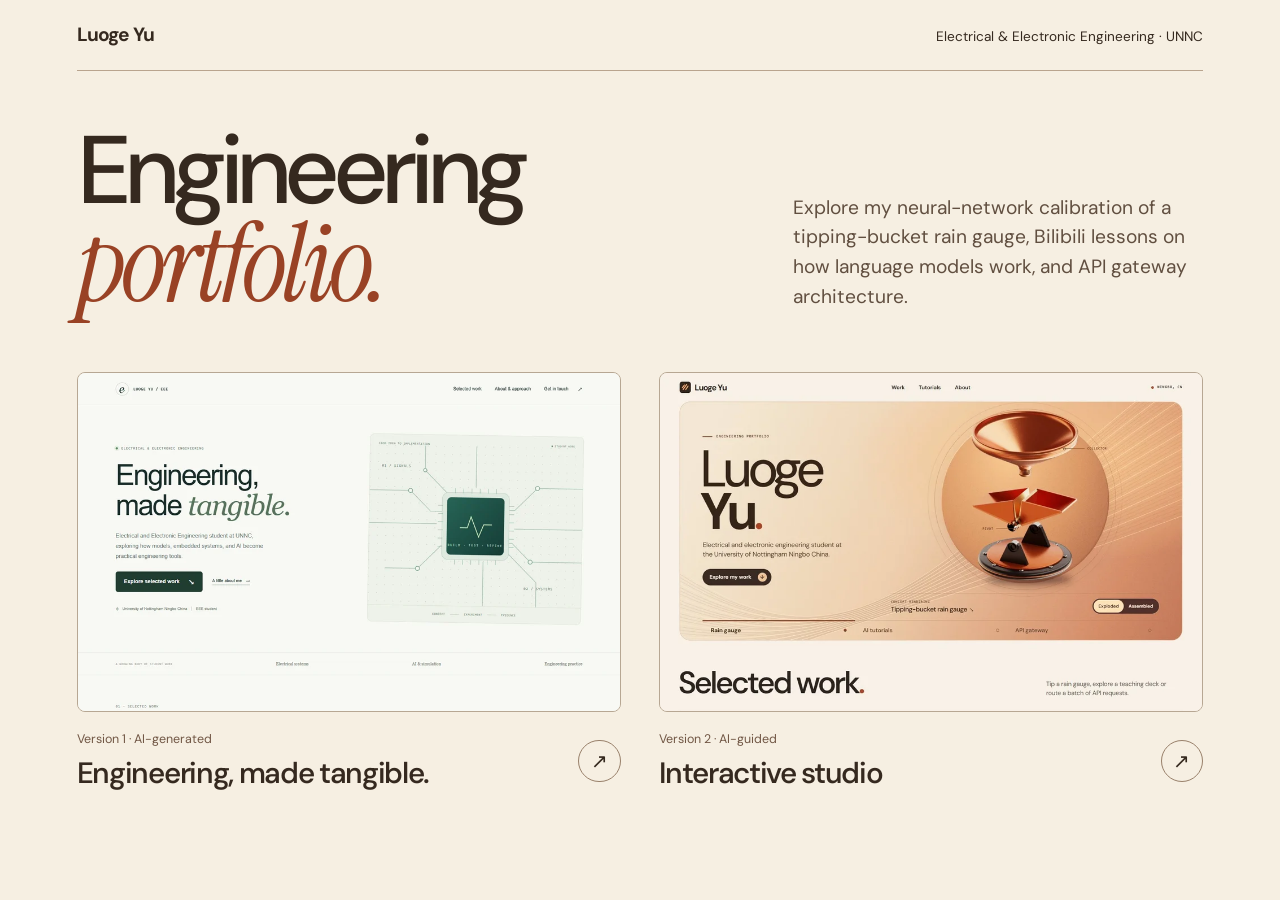
<file: index.html>
<!doctype html>
<html lang="en">
<head>
  <meta charset="utf-8">
  <meta name="viewport" content="width=device-width,initial-scale=1">
  <meta name="robots" content="noindex">
  <meta name="theme-color" content="#f6efe2">
  <title>Luoge Yu · Engineering portfolio</title>
  <link rel="icon" type="image/svg+xml" href="version-2-ai-guided/favicon.svg">
  <link rel="stylesheet" href="editions/landing.css">
</head>
<body>
  <main class="sheet">
    <header class="mast"><span class="signature">Luoge Yu</span><span>Electrical &amp; Electronic Engineering · UNNC</span></header>
    <div class="intro">
      <h1>Engineering<br><em>portfolio.</em></h1>
      <p>Explore my neural-network calibration of a tipping-bucket rain gauge, Bilibili lessons on how language models work, and API gateway architecture.</p>
    </div>
    <nav class="editions" aria-label="Portfolio editions">
      <a class="edition journal" href="version-1-ai-generated/">
        <div class="preview"><img src="editions/journal.webp" width="960" height="600" alt=""></div>
        <div class="caption"><div><small>Version 1 · AI-generated</small><h2>Engineering, made tangible.</h2></div><span class="arrow" aria-hidden="true">↗</span></div>
      </a>
      <a class="edition studio" href="version-2-ai-guided/">
        <div class="preview"><img src="editions/studio.webp" width="960" height="600" alt=""></div>
        <div class="caption"><div><small>Version 2 · AI-guided</small><h2>Interactive studio</h2></div><span class="arrow" aria-hidden="true">↗</span></div>
      </a>
    </nav>
  </main>
</body>
</html>
</file>
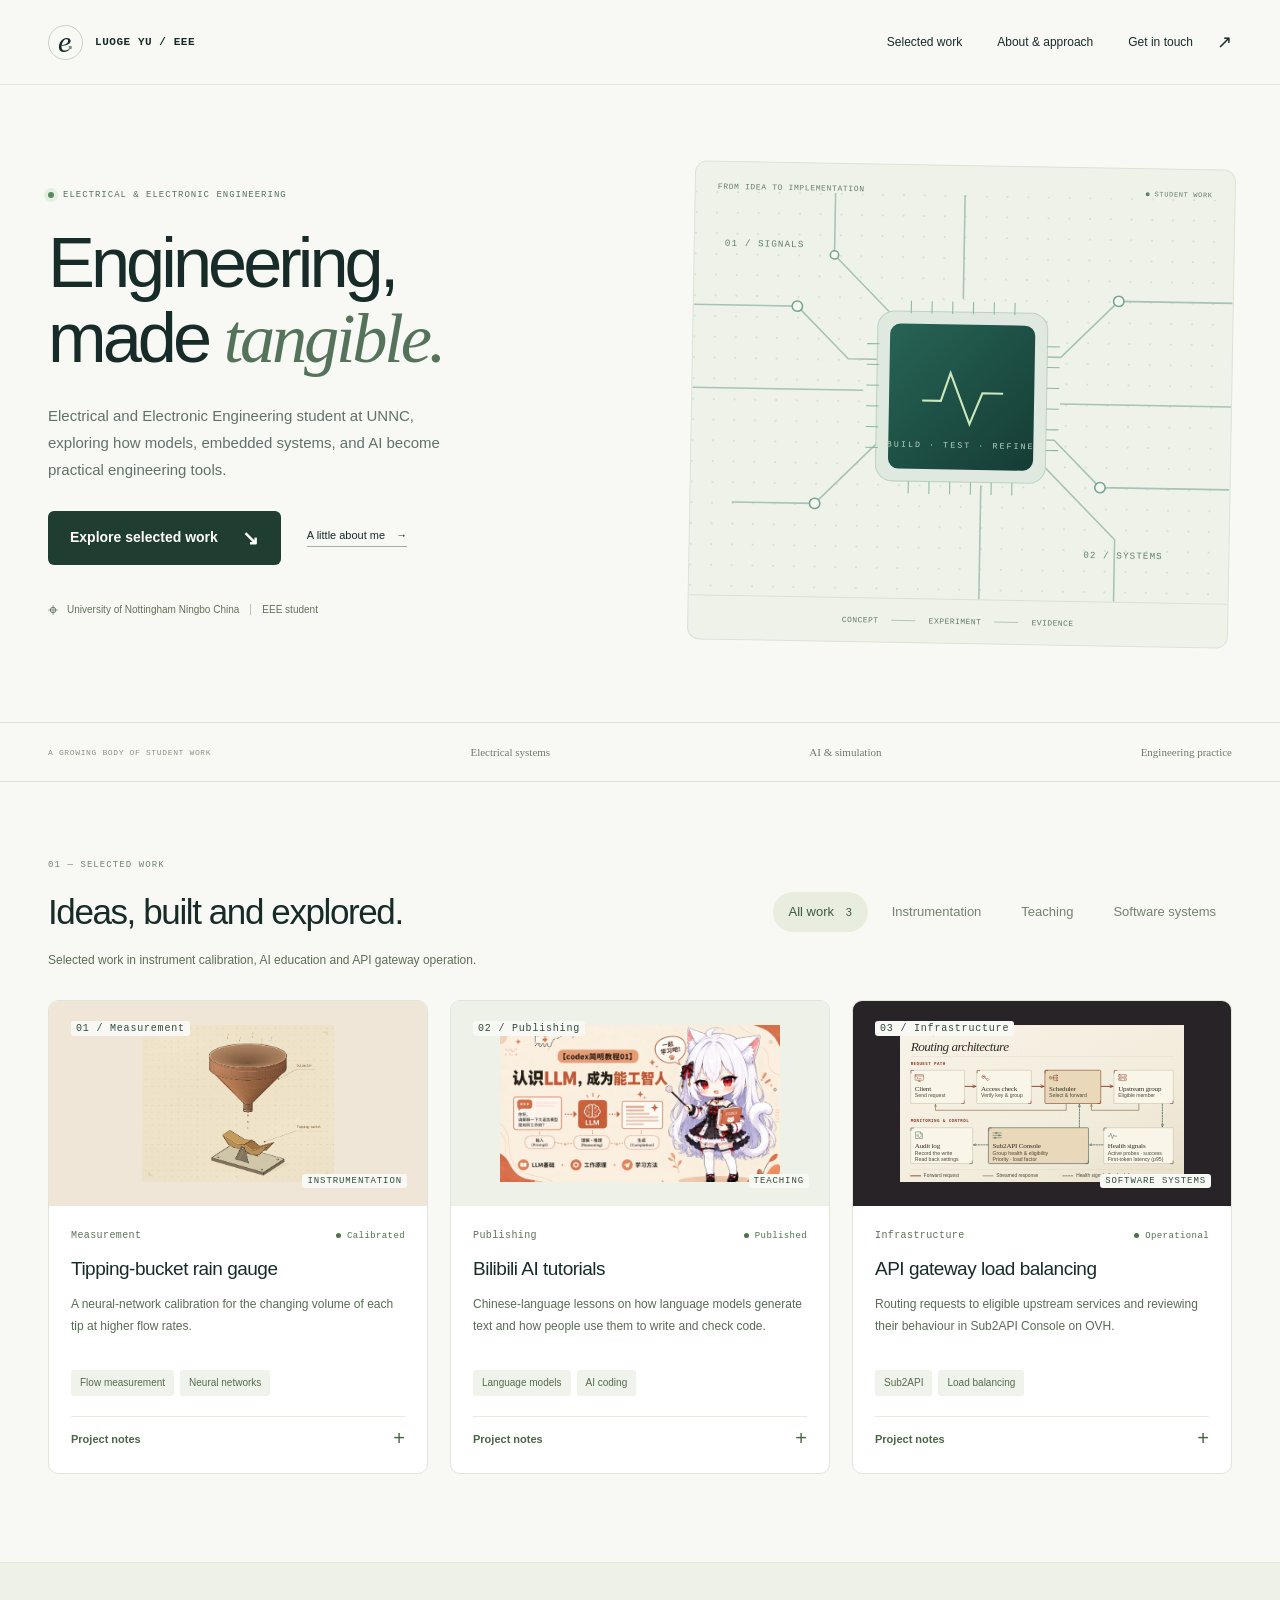
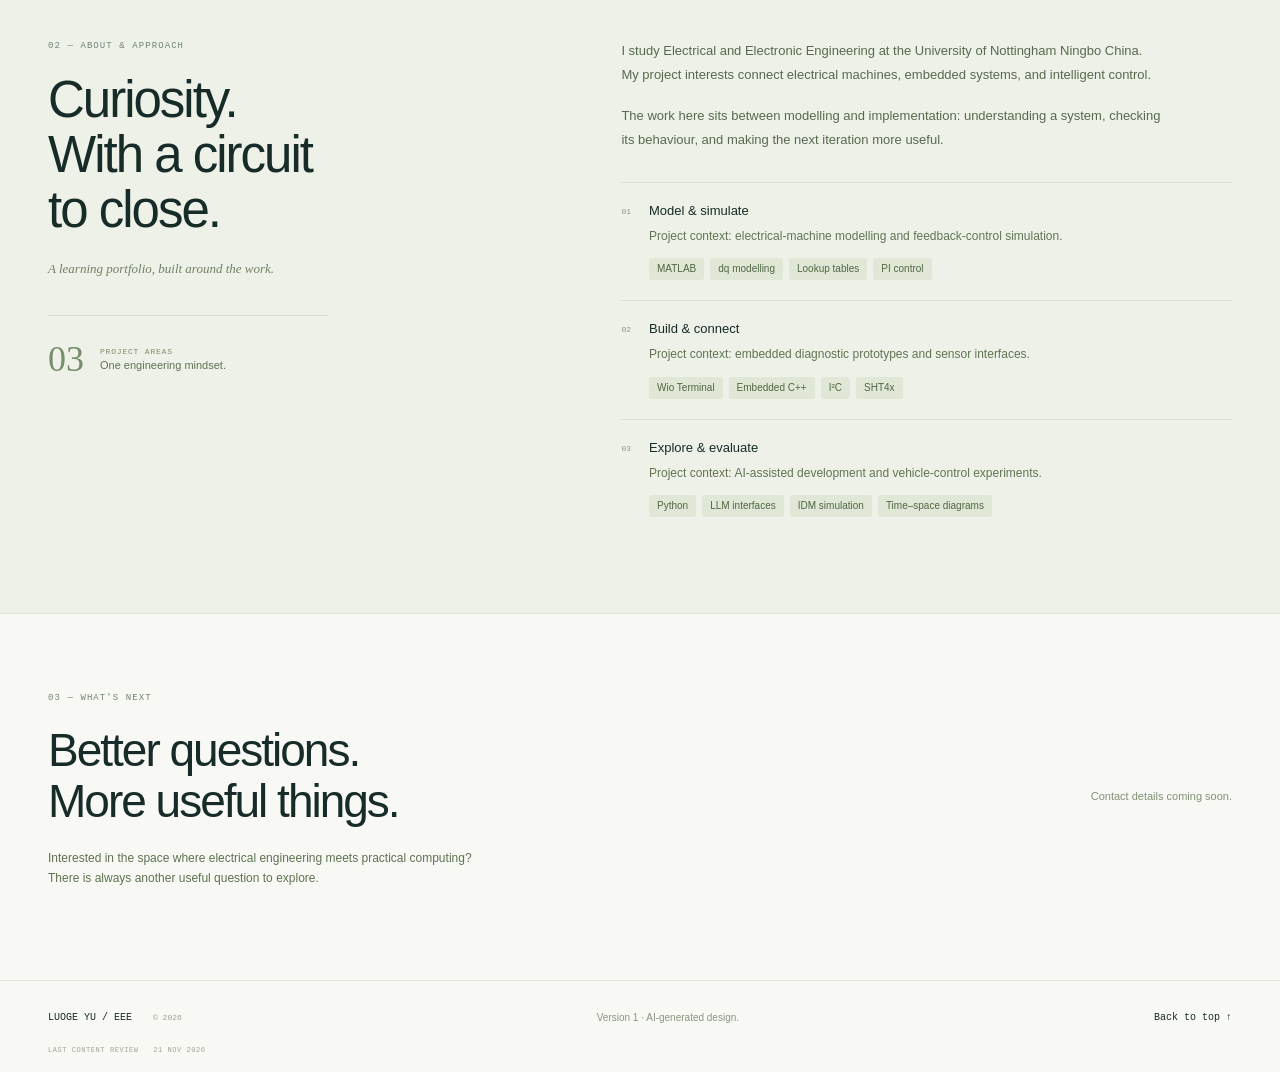
<file: version-1-ai-generated/index.html>
<!doctype html>
<html lang="en"><head><meta charset="utf-8"><meta name="robots" content="noindex"><meta name="viewport" content="width=device-width,initial-scale=1"><meta name="description" content="An Electrical and Electronic Engineering student project portfolio at the University of Nottingham Ningbo China."><meta name="theme-color" content="#f8f9f5"><title>EEE Portfolio — Engineering, made tangible.</title><link rel="icon" href="favicon.svg" type="image/svg+xml"><link rel="stylesheet" href="base.css"><link rel="stylesheet" href="style.css?v=original-v1"><script type="module" src="portfolio.js"></script></head>
<body data-version="1"><a class="skip-link" href="#main">Skip to content</a>
<header class="site-header"><div class="wrap header-inner"><a class="brand" href="#overview" aria-label="Luoge Yu portfolio home"><span class="brand-mark" aria-hidden="true">e<span>·</span></span><span>LUOGE YU / EEE</span></a><button class="menu-toggle" aria-label="Toggle navigation" aria-expanded="false" aria-controls="main-nav"><span></span><span></span></button><nav id="main-nav" class="main-nav" aria-label="Main navigation"><a href="#work">Selected work</a><a href="#about">About & approach</a><a href="#contact" class="nav-contact">Get in touch <span aria-hidden="true">↗</span></a></nav></div></header>
<main id="main">
<section class="hero wrap" id="overview"><div class="hero-copy"><div class="eyebrow"><span class="green-dot"></span> ELECTRICAL & ELECTRONIC ENGINEERING</div><h1>Engineering,<br>made <span>tangible.</span></h1><p class="hero-description" data-content="intro">Electrical and Electronic Engineering student at UNNC, exploring how models, embedded systems, and AI become practical engineering tools.</p><div class="hero-actions"><a class="button button-dark" href="#work">Explore selected work <span aria-hidden="true">↘</span></a><a class="subtle-link" href="#about">A little about me <span aria-hidden="true">→</span></a></div><div class="hero-location"><span class="location-icon" aria-hidden="true">⌖</span><span data-content="institution">University of Nottingham Ningbo China</span><span class="location-divider"></span><span data-content="stage">EEE student</span></div></div>
<div class="hero-visual" aria-label="Abstract engineering schematic: signals, systems and iteration"><div class="schematic-header"><span>FROM IDEA TO IMPLEMENTATION</span><span class="live-dot">STUDENT WORK</span></div><svg viewBox="0 0 520 390" role="img" aria-label="A connected circuit illustration"><defs><pattern id="dots" width="20" height="20" patternUnits="userSpaceOnUse"><circle cx="1" cy="1" r=".75" fill="#b9c9c0"/></pattern><linearGradient id="chip" x1="0" x2="1" y1="0" y2="1"><stop stop-color="#276455"/><stop offset="1" stop-color="#153c35"/></linearGradient></defs><rect width="520" height="390" fill="url(#dots)"/><g stroke="#a7c3b7" stroke-width="1.5" fill="none"><path d="M0 110h100l50 50h70M40 300h80l70-70h45M520 100H410l-55 55h-48M520 280H395l-45-45h-48M260 0v100M280 390V280"/><path d="M0 190h165M520 200H355M135 0v60l65 65M410 390v-60l-70-70"/></g><g fill="#f4f8f2" stroke="#78a48e" stroke-width="1.5"><circle cx="100" cy="110" r="5"/><circle cx="120" cy="300" r="5"/><circle cx="410" cy="100" r="5"/><circle cx="395" cy="280" r="5"/><circle cx="135" cy="60" r="4"/></g><g transform="translate(190 125)"><rect x="-12" y="-12" width="164" height="164" rx="16" fill="#dfe9df" stroke="#bfd2c3"/><rect width="140" height="140" rx="10" fill="url(#chip)"/><g stroke="#8ab7a1" stroke-width="1"><path d="M20-22v12M40-22v12M60-22v12M80-22v12M100-22v12M120-22v12M20 152v12M40 152v12M60 152v12M80 152v12M100 152v12M120 152v12M-22 20h12M-22 40h12M-22 60h12M-22 80h12M-22 100h12M-22 120h12M152 20h12M152 40h12M152 60h12M152 80h12M152 100h12M152 120h12"/></g><path d="M32 74h18l9-27 19 49 12-30h20" stroke="#cde7bd" stroke-width="2" fill="none"/><text x="70" y="119" text-anchor="middle" font-family="Consolas,monospace" font-size="8" letter-spacing="2" fill="#b8d6c5">BUILD · TEST · REFINE</text></g><text x="29" y="53" font-family="Consolas,monospace" font-size="9" letter-spacing="1" fill="#618171">01 / SIGNALS</text><text x="380" y="348" font-family="Consolas,monospace" font-size="9" letter-spacing="1" fill="#618171">02 / SYSTEMS</text></svg><div class="schematic-footer"><span>CONCEPT</span><span class="diagram-line"></span><span>EXPERIMENT</span><span class="diagram-line"></span><span>EVIDENCE</span></div></div>
</section>
<div class="discipline-strip"><div class="wrap"><span>A growing body of student work</span><span>Electrical systems</span><span>AI & simulation</span><span>Engineering practice</span></div></div>
<section class="work-section wrap" id="work"><div class="section-heading"><div><p class="section-kicker">01 — SELECTED WORK</p><h2>Ideas, built and explored.</h2></div><div id="project-filters" class="project-filters" aria-label="Filter projects"></div></div><p class="section-intro" data-content="workIntro">Selected work in instrument calibration, AI education and API gateway operation.</p><div id="results-announcement" class="sr-only" role="status" aria-live="polite"></div><div class="project-grid" id="project-grid">
<article class="project-card" id="rain-gauge" data-category="Instrumentation">
  <div class="project-visual project-cover"><img src="assets/rain-gauge.webp" alt="Concept illustration of a tipping-bucket rain gauge." loading="lazy">
    <span class="visual-index">01 / Measurement</span><span class="visual-type">Instrumentation</span></div>
  <div class="project-body"><div class="project-meta"><span>Measurement</span><span class="status-dot">Calibrated</span></div>
    <h3>Tipping-bucket rain gauge</h3><p>A neural-network calibration for the changing volume of each tip at higher flow rates.</p><div class="tags"><span>Flow measurement</span><span>Neural networks</span></div>
    <details><summary><span>Project notes</span><span class="detail-plus" aria-hidden="true">+</span></summary>
    <div class="project-details"><h4>Project focus</h4><p>The nominal tipping volume is 2 mL. At high inflow, the momentum of incoming water tips the bucket early. Counting every pulse as 2 mL overestimates the flow.</p><h4>Approach</h4>
    <ul class="evidence-list"><li>I sampled the gauge at different flow rates and fitted the effective millilitres per tip with a neural network.</li><li>Multiplying the tip rate by the fitted volume accounts for the nonlinear drop in tipping volume and improves the high-flow estimate.</li></ul><div class="project-links"></div></div></details>
  </div></article>
<article class="project-card" id="ai-tutorials" data-category="Teaching">
  <div class="project-visual project-cover"><img src="assets/bilibili-codex-01-cover.webp" alt="Original Bilibili cover for 认识 LLM，成为能工智人." loading="lazy">
    <span class="visual-index">02 / Publishing</span><span class="visual-type">Teaching</span></div>
  <div class="project-body"><div class="project-meta"><span>Publishing</span><span class="status-dot">Published</span></div>
    <h3>Bilibili AI tutorials</h3><p>Chinese-language lessons on how language models generate text and how people use them to write and check code.</p><div class="tags"><span>Language models</span><span>AI coding</span></div>
    <details><summary><span>Project notes</span><span class="detail-plus" aria-hidden="true">+</span></summary>
    <div class="project-details"><h4>Project focus</h4><p>In 认识 LLM，成为能工智人, I explain a language model at two scales, from choosing the next token to changing the cost of adapting written work and software.</p><h4>Approach</h4>
    <ul class="evidence-list"><li>Vectors and attention connect context to the next-token prediction.</li><li>In a coding example, a failing test guides an edit. The developer defines the constraints and checks the result.</li></ul><div class="project-links"><a class="text-link" href="https://www.bilibili.com/video/BV1XqbJ6SEme/">Watch Codex 01 <span aria-hidden="true">↗</span></a><a class="text-link" href="https://www.bilibili.com/video/BV1UbMm6TEtN/">August coding-plan review <span aria-hidden="true">↗</span></a><a class="text-link" href="https://space.bilibili.com/3546723368568952">Bilibili channel <span aria-hidden="true">↗</span></a></div></div></details>
  </div></article>
<article class="project-card" id="api-gateway" data-category="Software systems">
  <div class="project-visual project-cover"><img src="assets/gateway-architecture.svg" alt="Sub2API architecture showing clients, the scheduler, upstream services, telemetry and console feedback." loading="lazy">
    <span class="visual-index">03 / Infrastructure</span><span class="visual-type">Software systems</span></div>
  <div class="project-body"><div class="project-meta"><span>Infrastructure</span><span class="status-dot">Operational</span></div>
    <h3>API gateway load balancing</h3><p>Routing requests to eligible upstream services and reviewing their behaviour in Sub2API Console on OVH.</p><div class="tags"><span>Sub2API</span><span>Load balancing</span></div>
    <details><summary><span>Project notes</span><span class="detail-plus" aria-hidden="true">+</span></summary>
    <div class="project-details"><h4>Project focus</h4><p>The gateway checks the client key, selects an eligible upstream within its group and streams the reply back to the client.</p><h4>Approach</h4>
    <ul class="evidence-list"><li>I review active probes, request success and 95th-percentile time to first token before adjusting priority or load factor.</li><li>The audit log records scheduling changes, and readback confirms which settings took effect.</li></ul><div class="project-links"><a class="text-link" href="assets/gateway-architecture.svg">Open full-size architecture <span aria-hidden="true">↗</span></a></div></div></details>
  </div></article>
</div></section>
<section class="about-section" id="about"><div class="wrap about-grid"><div class="about-heading"><p class="section-kicker">02 — ABOUT & APPROACH</p><h2>Curiosity.<br>With a circuit<br>to close.</h2><p class="about-caption">A learning portfolio, built around the work.</p><div class="about-stamp"><span id="project-count">03</span><div>PROJECT AREAS<br><strong>One engineering mindset.</strong></div></div></div><div class="about-content"><div id="about-copy"><p>I study Electrical and Electronic Engineering at the University of Nottingham Ningbo China. My project interests connect electrical machines, embedded systems, and intelligent control.</p><p>The work here sits between modelling and implementation: understanding a system, checking its behaviour, and making the next iteration more useful.</p></div><div class="skill-groups" id="skill-groups"><article class="skill-group"><span class="skill-number">01</span><div><h3>Model &amp; simulate</h3><p>Project context: electrical-machine modelling and feedback-control simulation.</p><div class="tags"><span>MATLAB</span><span>dq modelling</span><span>Lookup tables</span><span>PI control</span></div></div></article><article class="skill-group"><span class="skill-number">02</span><div><h3>Build &amp; connect</h3><p>Project context: embedded diagnostic prototypes and sensor interfaces.</p><div class="tags"><span>Wio Terminal</span><span>Embedded C++</span><span>I²C</span><span>SHT4x</span></div></div></article><article class="skill-group"><span class="skill-number">03</span><div><h3>Explore &amp; evaluate</h3><p>Project context: AI-assisted development and vehicle-control experiments.</p><div class="tags"><span>Python</span><span>LLM interfaces</span><span>IDM simulation</span><span>Time–space diagrams</span></div></div></article></div></div></div></section>
<section class="contact-section wrap" id="contact"><div><p class="section-kicker">03 — WHAT'S NEXT</p><h2>Better questions.<br>More useful things.</h2><p data-content="contact.text">Interested in the space where electrical engineering meets practical computing? There is always another useful question to explore.</p></div><div id="contact-links" class="contact-links"><span class="contact-note">Contact details coming soon.</span></div></section>
</main>
<footer class="site-footer"><div class="wrap footer-bottom"><div class="footer-brand">LUOGE YU / EEE <span>© 2026</span></div><p class="development-note">Version 1 · AI-generated design.</p><a href="#overview" class="back-top">Back to top ↑</a></div><div class="wrap last-update">LAST CONTENT REVIEW <span id="updated-date">21 NOV 2026</span></div></footer>
</body></html>
</file>
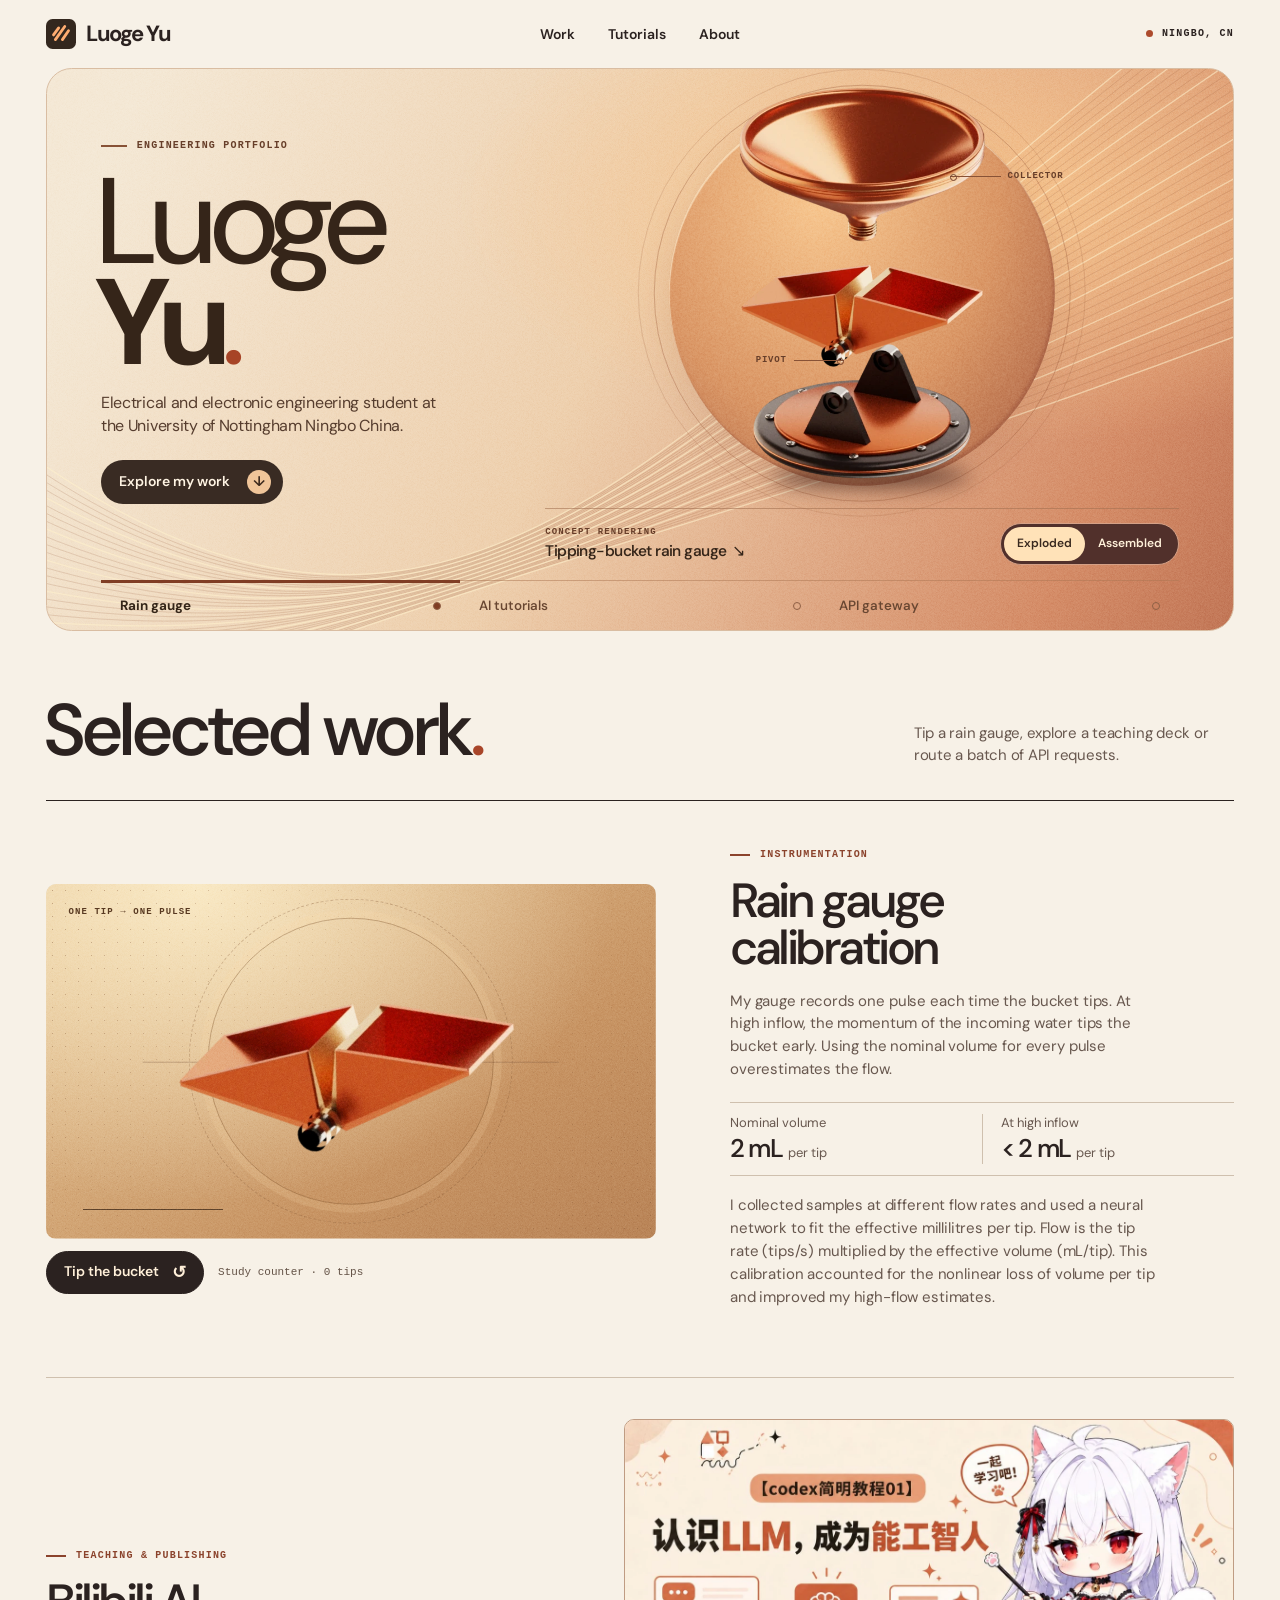
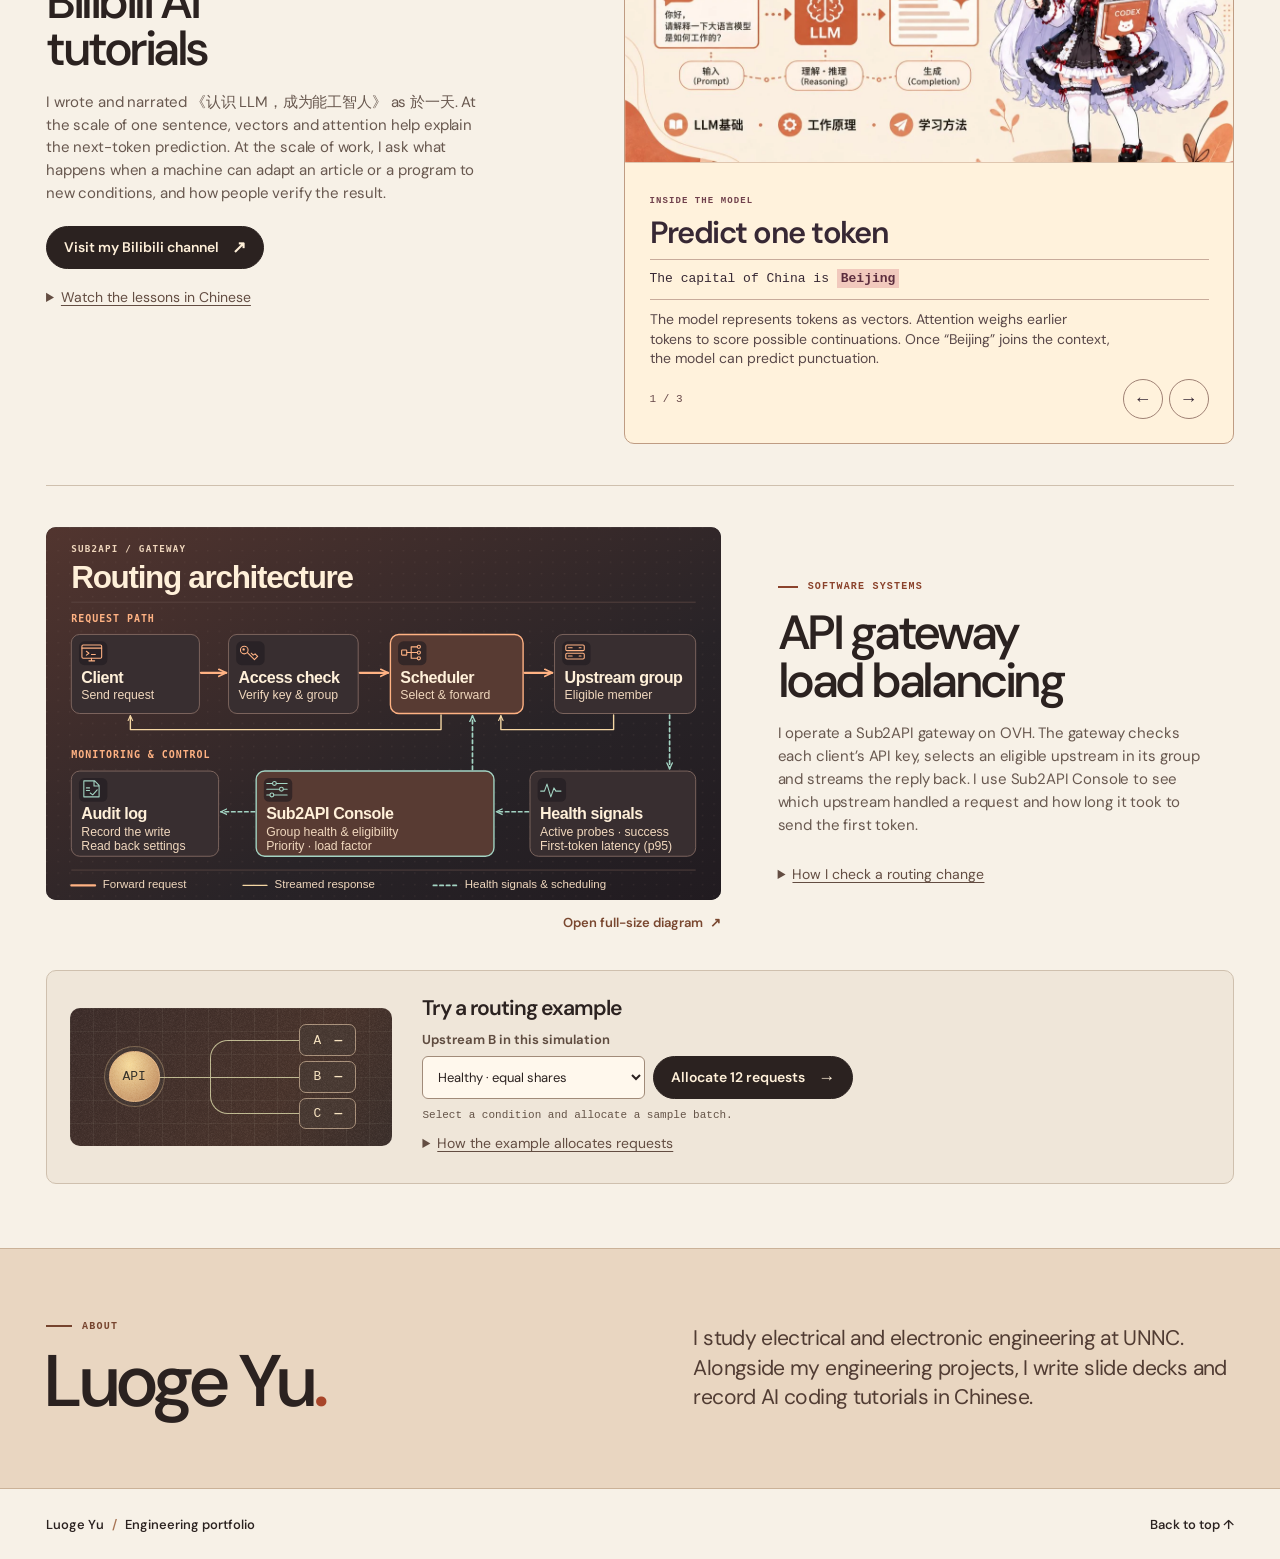
<file: version-2-ai-guided/index.html>
<!doctype html>
<html lang="en">
<head>
  <meta charset="utf-8">
  <meta name="robots" content="noindex">
  <meta name="viewport" content="width=device-width, initial-scale=1">
  <meta name="theme-color" content="#f7f1e7">
  <meta name="description" content="Luoge Yu’s electrical and electronic engineering portfolio at UNNC. Explore a tipping-bucket rain gauge, Chinese-language AI tutorials on Bilibili and API gateway load balancing.">
  <title>Luoge Yu — Engineering Portfolio</title>
  <link rel="icon" href="favicon.svg" type="image/svg+xml">
  <link rel="preload" href="assets/dm-sans-latin.woff2" as="font" type="font/woff2" crossorigin>
  <link rel="stylesheet" href="style.css?v=studio-2">
  <script src="portfolio.js?v=studio-2" defer></script>
</head>
<body data-version="2">
  <a class="skip" href="#main">Skip to content</a>
  <header class="mast shell" id="overview">
    <a class="brand" href="#overview" aria-label="Luoge Yu, portfolio home"><img src="favicon.svg" width="32" height="32" alt="">Luoge Yu</a>
    <nav id="main-nav" aria-label="Main navigation">
      <a href="#work">Work</a><a href="#ai-tutorials">Tutorials</a><a href="#about">About</a>
    </nav>
    <span class="mast-location"><i aria-hidden="true"></i>Ningbo, CN</span>
  </header>
  <main id="main" tabindex="-1">
    <section class="hero shell" aria-labelledby="hero-title">
      <canvas class="current-field" aria-hidden="true"></canvas>
      <div class="hero-copy">
        <p class="eyebrow"><i class="short-rule" aria-hidden="true"></i>Engineering portfolio</p>
        <h1 id="hero-title">Luoge<br> <b>Yu</b><span>.</span></h1>
        <p class="intro">Electrical and electronic engineering student at the University of Nottingham Ningbo China.</p>
        <a class="cta" href="#work">Explore my work <span aria-hidden="true">↓</span></a>
      </div>
      <figure class="instrument" id="instrument" data-scene="rain">
        <div class="stage">
          <div class="lens" aria-hidden="true"><i></i></div>
          <div class="object" role="img" aria-label="Copper-coloured concept rendering of a tipping-bucket rain gauge, showing its collector, rocking bucket and base.">
            <div class="ground-shadow"></div>
            <img class="base" src="assets/gauge-base.webp" width="800" height="840" alt="">
            <img class="bucket" src="assets/gauge-bucket.webp" width="800" height="840" alt="">
            <img class="funnel" src="assets/gauge-funnel.webp" width="800" height="840" alt="">
          </div>
          <div class="annotation collector" aria-hidden="true"><i></i>Collector</div>
          <div class="annotation pivot" aria-hidden="true"><i></i>Pivot</div>
          <div class="scene-art lesson-art" hidden><img src="assets/bilibili-codex-01-cover.webp" width="1280" height="720" alt="Published cover of my Chinese lesson on how an LLM works."></div>
          <div class="scene-art gateway-art" hidden><picture>
            <source media="(max-width: 740px)" srcset="assets/gateway-architecture-mobile.svg">
            <img src="assets/gateway-architecture.svg" width="880" height="486" alt="Sub2API request path and Console feedback loop.">
          </picture></div>
        </div>
        <figcaption>
          <div><span class="micro" id="scene-medium">Concept rendering</span><a class="scene-link" id="scene-link" href="#rain-gauge"><strong>Tipping-bucket rain gauge</strong><span aria-hidden="true"> ↘</span></a></div>
          <div class="view-control js-control" role="group" aria-label="Rain gauge view">
            <button id="exploded" type="button" aria-pressed="true">Exploded</button>
            <button id="assembly" type="button" aria-pressed="false"><span id="assembly-label">Assembled</span></button>
          </div>
        </figcaption>
      </figure>
      <div class="scene-picker js-control" role="group" aria-label="Featured project preview">
        <button type="button" data-scene="rain" aria-pressed="true" aria-controls="instrument">Rain gauge</button>
        <button type="button" data-scene="lesson" aria-pressed="false" aria-controls="instrument">AI tutorials</button>
        <button type="button" data-scene="gateway" aria-pressed="false" aria-controls="instrument">API gateway</button>
      </div>
    </section>

    <div id="portfolio-body">
      <section class="work shell" id="work" aria-labelledby="work-title">
        <div class="section-heading">
          <h2 id="work-title">Selected work<span>.</span></h2>
          <p>Tip a rain gauge, explore a teaching deck or route a batch of API requests.</p>
        </div>
        <div class="project-grid" id="project-grid">
          <article class="project" id="rain-gauge" aria-labelledby="rain-title">
            <figure class="rain-figure">
              <div class="study rain-study" id="rain-study" aria-hidden="true">
                <span class="plate-label">One tip → one pulse</span>
                <div class="rain-grid"></div>
                <div class="rain-axis"></div>
                <div class="rain-drop"></div>
                <div class="rain-rocker"><img src="assets/gauge-bucket.webp" alt="" width="800" height="840" loading="lazy"></div>
                <div class="pulse-trace"><i></i><i></i><i></i><i></i></div>
              </div>
              <figcaption class="demo-actions js-control">
                <button class="study-button" id="tip-button" type="button">Tip the bucket <span aria-hidden="true">↺</span></button>
                <p class="output" id="tip-status" role="status">Study counter · 0 tips</p>
              </figcaption>
            </figure>
            <div class="project-copy">
              <p class="category"><i aria-hidden="true"></i>Instrumentation</p>
              <h3 id="rain-title">Rain gauge<br> calibration</h3>
              <p>My gauge records one pulse each time the bucket tips. At high inflow, the momentum of the incoming water tips the bucket early. Using the nominal volume for every pulse overestimates the flow.</p>
              <dl class="tip-volumes">
                <div><dt>Nominal volume</dt><dd>2 mL <span>per tip</span></dd></div>
                <div><dt>At high inflow</dt><dd>&lt; 2 mL <span>per tip</span></dd></div>
              </dl>
              <p>I collected samples at different flow rates and used a neural network to fit the effective millilitres per tip. Flow is the tip rate (tips/s) multiplied by the effective volume (mL/tip). This calibration accounted for the nonlinear loss of volume per tip and improved my high-flow estimates.</p>
            </div>
          </article>

          <article class="project tutorial-project" id="ai-tutorials" aria-labelledby="tutorial-title">
            <span class="anchor-alias" id="tutorials" aria-hidden="true"></span>
            <div class="study tutorial-study" role="group" aria-label="Published cover and English preview of Codex 01">
              <a class="tutorial-cover" href="https://www.bilibili.com/video/BV1XqbJ6SEme/" aria-label="Watch Codex 01 in Chinese on Bilibili">
                <img src="assets/bilibili-codex-01-cover.webp" width="1280" height="720" loading="lazy" alt="Published Codex 01 cover, with a white-haired character pointing to a diagram of how an LLM generates text.">
              </a>
              <div class="slide-deck">
                <div id="tutorial-preview" aria-live="polite" aria-atomic="true">
                  <div data-slide role="group" aria-label="Slide 1 of 3">
                    <span class="slide-series">Inside the model</span>
                    <strong class="slide-title">Predict one token</strong>
                    <div class="slide-example">The capital of China is <b>Beijing</b></div>
                    <p>The model represents tokens as vectors. Attention weighs earlier tokens to score possible continuations. Once “Beijing” joins the context, the model can predict punctuation.</p>
                  </div>
                  <div data-slide role="group" aria-label="Slide 2 of 3">
                    <span class="slide-series">Inside a coding session</span>
                    <strong class="slide-title">Check the patch</strong>
                    <div class="slide-example">Failing test <span aria-hidden="true">→</span> edit <b>dates.py</b> <span aria-hidden="true">→</span> rerun</div>
                    <p>A prompt specifies the public API to preserve. A reusable skill records the checks. The test runner returns failure messages so Codex can revise its edit.</p>
                  </div>
                  <div data-slide role="group" aria-label="Slide 3 of 3">
                    <span class="slide-series">Across projects</span>
                    <strong class="slide-title">What gets cheaper?</strong>
                    <div class="slide-example">Existing code <span aria-hidden="true">→</span> <b>a new setting</b></div>
                    <p>A function is easy to copy. Rewriting it for a new codebase costs time. I argue that models can lower that cost while developers choose the constraints and verify the result.</p>
                  </div>
                </div>
                <div class="slide-controls js-control" role="group" aria-label="Slide navigation">
                  <span id="slide-count" aria-hidden="true">1 / 3</span>
                  <button type="button" id="slide-prev" aria-label="Previous slide" aria-controls="tutorial-preview">←</button>
                  <button type="button" id="slide-next" aria-label="Next slide" aria-controls="tutorial-preview">→</button>
                </div>
              </div>
            </div>
            <div class="project-copy">
              <p class="category"><i aria-hidden="true"></i>Teaching &amp; publishing</p>
              <h3 id="tutorial-title">Bilibili AI<br> tutorials</h3>
              <p>I wrote and narrated <span lang="zh-CN">《认识 LLM，成为能工智人》</span> as <span lang="zh-CN">於一天</span>. At the scale of one sentence, vectors and attention help explain the next-token prediction. At the scale of work, I ask what happens when a machine can adapt an article or a program to new conditions, and how people verify the result.</p>
              <a class="channel-link" href="https://space.bilibili.com/3546723368568952">Visit my Bilibili channel <span aria-hidden="true">↗</span></a>
              <details class="routing-note video-note"><summary>Watch the lessons in Chinese</summary>
                <ul><li><a href="https://www.bilibili.com/video/BV1XqbJ6SEme/">Watch Codex 01 · 58 min</a></li><li><a href="https://www.bilibili.com/video/BV1UbMm6TEtN/">August coding-plan review</a></li></ul>
              </details>
            </div>
          </article>

          <article class="project" id="api-gateway" aria-labelledby="gateway-title">
            <figure class="gateway-figure">
              <picture>
                <source media="(max-width: 740px)" srcset="assets/gateway-architecture-mobile.svg" width="440" height="620">
                <img src="assets/gateway-architecture.svg" width="880" height="486" loading="lazy" alt="Request path from client through API key and group checks to the Sub2API scheduler and an eligible upstream. The reply streams back through the gateway. Active probes, request success and p95 time to first token inform Console settings for eligibility, priority and load factor. The audit log records changes and readback confirms them.">
              </picture>
              <figcaption><a href="assets/gateway-architecture.svg">Open full-size diagram <span aria-hidden="true">↗</span></a></figcaption>
            </figure>
            <div class="project-copy">
              <p class="category"><i aria-hidden="true"></i>Software systems</p>
              <h3 id="gateway-title">API gateway<br> load balancing</h3>
              <p>I operate a Sub2API gateway on OVH. The gateway checks each client’s API key, selects an eligible upstream in its group and streams the reply back. I use Sub2API Console to see which upstream handled a request and how long it took to send the first token.</p>
              <details class="routing-note"><summary>How I check a routing change</summary>
                <p>The console shows active probes alongside observed request success and the 95th percentile of time to first token. These measurements guide eligibility, priority and load factor within a managed group. The audit log records a scheduling write and whether reading back the setting confirmed it.</p>
              </details>
            </div>
            <section class="gateway-demo" aria-labelledby="routing-example-title">
              <div class="study network-study" id="network-study" aria-hidden="true">
                <div class="network">
                  <div class="source">API</div>
                  <div class="routes"><i></i><i></i><i></i></div>
                  <div class="servers"><b>A <span>—</span></b><b>B <span>—</span></b><b>C <span>—</span></b></div>
                </div>
              </div>
              <div class="gateway-demo-body">
                <h4 id="routing-example-title">Try a routing example</h4>
                <noscript><p>Enable JavaScript to allocate a sample batch.</p></noscript>
                <div class="routing-controls js-control">
                  <label for="route-condition">Upstream B in this simulation</label>
                  <div class="allocation-inputs">
                    <select id="route-condition">
                      <option value="healthy">Healthy · equal shares</option>
                      <option value="slow">Slow first token · reduce share</option>
                      <option value="paused">Paused · exclude from routing</option>
                    </select>
                    <button class="study-button" id="route-button" type="button">Allocate 12 requests <span aria-hidden="true">→</span></button>
                  </div>
                  <p class="routing-result" id="route-status" role="status">Select a condition and allocate a sample batch.</p>
                </div>
                <details class="routing-note"><summary>How the example allocates requests</summary>
                  <p>In this browser simulation, A, B and C start with equal shares. Slowing B halves its example share. Pausing B removes it from the eligible set. Each batch divides 12 requests according to those shares and assigns any remaining requests to the largest fractional remainders.</p>
                </details>
              </div>
            </section>
          </article>
        </div>
      </section>
      <section class="about" id="about" aria-labelledby="about-title">
        <div class="shell about-inner">
          <div><p class="eyebrow"><i class="short-rule" aria-hidden="true"></i>About</p><h2 id="about-title">Luoge Yu<span>.</span></h2></div>
          <p>I study electrical and electronic engineering at UNNC. Alongside my engineering projects, I write slide decks and record AI coding tutorials in Chinese.</p>
        </div>
      </section>
    </div>
  </main>
  <footer class="footer shell"><span>Luoge Yu <i>/</i> Engineering portfolio</span><a href="#overview">Back to top ↑</a></footer>
</body>
</html>
</file>
<file: editions/landing.css>
@font-face {
  font-family: "DM Sans";
  src: url("../version-2-ai-guided/assets/dm-sans-latin.woff2") format("woff2");
  font-weight: 400 750;
  font-display: swap;
}
@font-face {
  font-family: "Instrument Serif";
  src: url("../version-1-ai-generated/assets/fonts/instrumentserif-italic.woff2") format("woff2");
  font-style: italic;
  font-display: swap;
}
* { box-sizing: border-box; }
:root { color-scheme: light; color: #35291f; background: #f6efe2; }
body { margin: 0; font: 1rem/1.55 "DM Sans", Arial, sans-serif; }
.sheet { width: min(88vw, 75rem); margin: 0 auto; padding: 0 0 clamp(2rem,6vw,5rem); }
.mast { display: flex; gap: .75rem; justify-content: space-between; align-items: baseline; border-bottom: 1px solid #b9a48e; padding: 1.25rem 0; font-size: .85rem; }
.signature { font-weight: 700; font-size: 1.2rem; letter-spacing: -.05em; }
.intro { display: grid; grid-template-columns: 1.25fr .75fr; align-items: end; gap: 2rem; padding: clamp(2rem,4.5vw,4rem) 0; }
h1,h2,p { margin: 0; }
h1 { font-size: clamp(3.8rem,7.5vw,7.2rem); letter-spacing: -.08em; line-height: .89; font-weight: 500; }
h1 em { font: italic 1.12em/.94 "Instrument Serif",Georgia,serif; color: #994225; letter-spacing: -.045em; }
.intro p { max-width: 33ch; color: #614f40; font-size: clamp(1rem,1.5vw,1.22rem); padding-bottom: .2rem; }
.editions { display: grid; grid-template-columns: repeat(2,minmax(0,1fr)); gap: clamp(1.2rem,3vw,2.5rem); }
.edition { color: inherit; text-decoration: none; min-width: 0; }
.edition:focus-visible { outline: 3px solid #9a4228; outline-offset: 6px; }
.preview { aspect-ratio: 16/10; overflow: hidden; border: 1px solid #b7a793; border-radius: 8px; background: #ead9c4; }
.preview img { display: block; width: 100%; height: 100%; object-fit: cover; transition: transform .32s ease; }
.caption { display: flex; align-items: center; justify-content: space-between; gap: .6rem; padding: .85rem 0 .2rem; }
.caption small { color: #715745; font-size: .78rem; }
h2 { font-weight: 550; letter-spacing: -.045em; font-size: clamp(1.45rem,2.3vw,2.1rem); }
.arrow { width: 2.65rem; height: 2.65rem; flex: none; border: 1px solid #99816b; border-radius: 50%; display: grid; place-items:center; font-size: 1.25rem; }
.edition:focus-visible .arrow { color:#fff5e6; background:#4b3224; }
@media(hover:hover){.edition:hover .preview img {transform:scale(1.018)} .edition:hover .arrow{color:#fff5e6;background:#4b3224}}
@media(max-width:670px){
  .sheet {width: calc(100% - 2.4rem)}
  .mast {align-items: center; font-size: .7rem} .mast span:last-child {max-width: 18ch;text-align:right}
  .intro, .editions {grid-template-columns: 1fr}
  .intro {gap: 1.05rem} .intro p {max-width: 42ch}
}
@media(prefers-reduced-motion:reduce){.preview img {transition:none} .edition:hover .preview img{transform:none}}
</file>
<file: version-1-ai-generated/base.css>
*{box-sizing:border-box}html{scroll-behavior:smooth;scroll-padding-top:100px}body{margin:0}a{color:inherit;text-decoration:none}button,input{font:inherit}button{cursor:pointer}button,a,summary{-webkit-tap-highlight-color:transparent}button:focus-visible,a:focus-visible,summary:focus-visible{outline:3px solid var(--focus,#187c74);outline-offset:5px}button{touch-action:manipulation}img,svg{max-width:100%;display:block}button:disabled{cursor:default}h1,h2,h3,h4,p{margin-top:0}p{line-height:1.7}h1,h2,h3{font-weight:600}button{border:0}section{scroll-margin-top:96px}.skip-link{position:fixed;top:-100px;left:20px;padding:12px 20px;background:#fff;color:#111;z-index:100}.skip-link:focus{top:12px}.sr-only{position:absolute;width:1px;height:1px;padding:0;margin:-1px;overflow:hidden;clip:rect(0,0,0,0);white-space:nowrap;border:0}.wrap{width:min(1240px,calc(100% - 96px));margin:auto}.section-heading{display:flex;align-items:flex-end;justify-content:space-between;gap:32px}.section-heading h2{margin:0}.section-kicker,.eyebrow,.mono,.project-meta,.visual-index,.visual-type,.skill-number{font-family:"Cascadia Code","SFMono-Regular",Consolas,monospace}.button{min-height:48px;display:inline-flex;align-items:center;justify-content:center;gap:24px;padding:15px 22px;border-radius:6px;font-size:14px;font-weight:600;line-height:1.2;transition:transform .2s,background .2s}.button:hover{transform:translateY(-2px)}.button span{font-size:20px}.menu-toggle{display:none}.project-filters{display:flex;gap:8px;flex-wrap:wrap}.filter-button{min-height:40px;padding:10px 16px;font-size:13px;transition:background .2s,color .2s}.filter-button span{padding-left:8px;font-size:11px}.project-grid{display:grid}.project-card[hidden]{display:none}.project-visual{position:relative;overflow:hidden}.project-visual .visual-grid{position:absolute;inset:0;background-image:linear-gradient(90deg,currentColor 1px,transparent 1px),linear-gradient(currentColor 1px,transparent 1px);background-size:28px 28px;opacity:.07}.visual-index{position:absolute;top:20px;left:22px;font-size:10px;letter-spacing:.08em}.visual-type{position:absolute;bottom:18px;right:20px;font-size:9px;letter-spacing:.1em;text-transform:uppercase}.project-meta{display:flex;align-items:center;justify-content:space-between;gap:12px;font-size:10px;letter-spacing:.04em}.status-dot{display:inline-flex;align-items:center;gap:6px}.status-dot:before{content:"";width:5px;height:5px;border-radius:50%;background:currentColor}.tags{display:flex;flex-wrap:wrap;gap:6px}.tags span{font-size:10px;line-height:1.2;padding:7px 9px;border-radius:3px}details{margin-top:24px}summary{display:flex;align-items:center;justify-content:space-between;list-style:none;cursor:pointer;font-size:12px;font-weight:600;min-height:44px}summary::-webkit-details-marker{display:none}.detail-plus{font-size:20px;font-weight:300;transition:transform .2s}details[open] .detail-plus{transform:rotate(45deg)}.project-details{padding:16px 0 4px}.project-details h4{font-size:10px;letter-spacing:.08em;text-transform:uppercase;margin-bottom:8px}.project-details p,.evidence-list{font-size:12px;line-height:1.8}.evidence-list{padding-left:17px;margin:0 0 18px}.evidence-list li+li{margin-top:6px}.text-link{font-size:12px;font-weight:600;border-bottom:1px solid currentColor;padding-bottom:4px}.project-links{display:flex;gap:20px;flex-wrap:wrap}.load-error{padding:32px;border:1px solid currentColor;grid-column:1/-1}.contact-note{font-size:13px;line-height:1.7;opacity:.75}.footer-bottom{display:flex;justify-content:space-between;gap:24px;align-items:center}.footer-bottom p{margin:0}.development-note{font-size:10px;line-height:1.7;opacity:.75;max-width:600px}.art-circuit:before{content:"";position:absolute;inset:28% 30%;border:1px solid currentColor;border-radius:8px;box-shadow:0 0 0 10px #ffffff22,0 0 0 22px #ffffff11;transform:rotate(-12deg)}.art-circuit:after{content:"";position:absolute;width:140px;height:1px;background:currentColor;left:25%;top:50%;transform:rotate(-12deg);box-shadow:0 -30px 0 currentColor,0 30px 0 currentColor;opacity:.5}.art-trajectory{position:absolute;inset:0;background:repeating-linear-gradient(116deg,transparent 0 25px,currentColor 26px 27px,transparent 28px 50px);clip-path:polygon(18% 95%,60% 0,88% 0,40% 95%);opacity:.45}.art-signal{position:absolute;inset:0}.art-signal:before,.art-signal:after{content:"";position:absolute;left:20%;width:60%;height:30%;border:1px solid currentColor;border-radius:50%;transform:skewY(-18deg)}.art-signal:before{top:24%}.art-signal:after{top:44%;opacity:.5}.art-web:before{content:"";position:absolute;inset:22% 20%;border:1px solid currentColor;border-radius:6px;background:linear-gradient(90deg,transparent 55%,currentColor 55%,currentColor 55.5%,transparent 55.5%);box-shadow:14px 14px 0 #ffffff20;transform:rotate(-6deg)}.art-web:after{content:"";position:absolute;left:26%;top:40%;width:25%;height:3px;background:currentColor;box-shadow:0 11px 0 currentColor,0 22px 0 currentColor;transform:rotate(-6deg);opacity:.6}@media(max-width:1000px){.wrap{width:calc(100% - 56px)}}@media(max-width:700px){html{scroll-padding-top:82px}.wrap{width:calc(100% - 40px)}.menu-toggle{display:flex;flex-direction:column;gap:5px;align-items:center;justify-content:center;width:44px;height:44px;border-radius:4px;background:transparent;color:inherit}.menu-toggle span{height:1px;width:19px;background:currentColor}.main-nav{display:none!important;position:absolute;top:calc(100% - 1px);left:0;right:0;flex-direction:column;align-items:stretch!important;gap:0!important;padding:16px 20px;background:var(--nav-background);border-bottom:1px solid var(--line)}.main-nav.is-open{display:flex!important}.main-nav a{padding:14px 0!important}.section-heading{display:block}.project-grid{grid-template-columns:1fr!important}.footer-bottom{align-items:flex-start;flex-direction:column}.section-heading .project-filters{margin-top:24px}.button{min-height:48px}.development-note{font-size:10px}}@media(prefers-reduced-motion:reduce){html{scroll-behavior:auto}*,*:before,*:after{animation:none!important;transition:none!important}}
</file>
<file: version-1-ai-generated/style.css>
:root{--ink:#172b28;--muted:#60716b;--green:#35634c;--accent:#d4e6bc;--line:#dde3da;--nav-background:#f8f9f5;--focus:#26735c}body{font-family:Arial,"Helvetica Neue",sans-serif;background:#f8f9f5;color:var(--ink);-webkit-font-smoothing:antialiased}.site-header{position:sticky;top:0;z-index:20;background:#f8f9f5ed;border-bottom:1px solid #e3e7df;backdrop-filter:blur(16px)}.header-inner{height:84px;display:flex;align-items:center;justify-content:space-between}.brand{display:flex;align-items:center;gap:12px;font-family:Consolas,monospace;font-size:11px;font-weight:700;letter-spacing:.05em}.brand-mark{display:flex;align-items:center;justify-content:center;border:1px solid #c9d1c7;border-radius:50%;width:35px;height:35px;font:italic 30px Georgia,serif;letter-spacing:-4px;padding-right:4px}.brand-mark span{font:700 20px Arial;color:#6f9471;position:relative;top:5px}.main-nav{display:flex;align-items:center;gap:35px;font-size:12px}.main-nav a{padding:8px 0;transition:color .2s}.main-nav a:hover,.main-nav a.current{color:#3f795b}.nav-contact{display:flex;align-items:center;gap:24px}.nav-contact span{font-size:18px}.hero{display:grid;grid-template-columns:1.1fr 1fr;gap:48px;align-items:center;padding-top:80px;padding-bottom:78px}.eyebrow{display:flex;align-items:center;gap:9px;color:#55715f;font-size:9px;letter-spacing:.11em;margin-bottom:26px}.green-dot{width:6px;height:6px;background:#58885d;border-radius:50%;box-shadow:0 0 0 4px #e7eee2}.hero h1{font-size:clamp(48px,5.5vw,76px);line-height:1.06;letter-spacing:-4px;margin:0 0 26px;font-weight:500}.hero h1>span{font-family:Georgia,"Times New Roman",serif;font-style:italic;color:#55735a;letter-spacing:-3.2px}.hero-description{font-size:15px;line-height:1.8;color:var(--muted);max-width:405px;margin-bottom:28px}.hero-actions{display:flex;align-items:center;gap:26px}.button-dark{background:#203d32;color:#fff}.button-dark:hover{background:#365c48}.subtle-link{font-size:11px;border-bottom:1px solid #a2b0a3;padding-bottom:5px}.subtle-link span{padding-left:8px}.hero-location{display:flex;align-items:center;gap:9px;flex-wrap:wrap;font-size:9px;color:#778377;margin-top:36px}.location-icon{font-size:18px;line-height:1}.location-divider{width:1px;height:11px;background:#b9c4b5;margin:0 2px}.hero-visual{background:#eef2e9;border:1px solid #dbe3d5;border-radius:12px;overflow:hidden;transform:rotate(1deg)}.hero-visual svg{width:100%}.schematic-header{display:flex;align-items:center;justify-content:space-between;gap:16px;padding:20px 22px 0;font-family:Consolas,monospace;font-size:8px;letter-spacing:.08em;color:#667e6d}.live-dot{display:flex;align-items:center;gap:5px;font-size:7px}.live-dot:before{content:"";height:4px;width:4px;border-radius:50%;background:#5c8566}.schematic-footer{display:flex;gap:13px;align-items:center;justify-content:center;border-top:1px solid #d9e2d2;padding:17px;font:8px Consolas,monospace;letter-spacing:.06em;color:#617c68}.diagram-line{height:1px;width:24px;background:#b7c6b2}.discipline-strip{border-top:1px solid var(--line);border-bottom:1px solid var(--line)}.discipline-strip .wrap{display:flex;justify-content:space-between;gap:24px;align-items:center;padding:23px 0}.discipline-strip span{font:11px Georgia,serif;color:#6f7a6b}.discipline-strip span:first-child{font:8px Consolas,monospace;text-transform:uppercase;letter-spacing:.08em;color:#8c9384}.work-section{padding-top:76px;padding-bottom:88px}.section-kicker{font-size:9px;letter-spacing:.12em;color:#708571;margin-bottom:18px}.section-heading h2,.contact-section h2{font-size:35px;line-height:1.15;letter-spacing:-1.4px;font-weight:500}.section-intro{font-size:12px;color:var(--muted);margin:18px 0 30px;max-width:560px}.filter-button{border-radius:25px;background:transparent;color:#75816f}.filter-button.active{background:#e8eddf;color:#3b5c3f}.filter-button:hover{background:#edf0e7}.project-grid{grid-template-columns:repeat(3,minmax(0,1fr));gap:22px}.project-card{background:#fff;border:1px solid #e0e5da;border-radius:10px;overflow:hidden;align-self:start;transition:transform .25s,border-color .25s}.project-card:hover{transform:translateY(-4px);border-color:#b6c8ae}.project-visual{height:205px}.visual-circuit{background:#dde7dc;color:#668c6a}.visual-trajectory{background:#e2e6f0;color:#7a85aa}.visual-signal{background:#ede5dc;color:#a78b6b}.visual-web{background:#dfeae5;color:#71968a}.project-body{padding:24px 22px 12px}.project-meta{color:#7d8a7a;margin-bottom:16px;font-size:9px}.status-dot{color:#698567;font-size:8px}.project-body h3{font-size:19px;line-height:1.25;letter-spacing:-.5px;margin-bottom:12px;font-weight:500}.project-body>p{font-size:11px;line-height:1.85;color:#758072;min-height:61px;margin-bottom:16px}.tags span{background:#f0f3eb;color:#6b7a60}.project-body details{border-top:1px solid #e5eade;margin-top:20px}.project-body summary{color:#4a6745}.project-details{color:#6b7865}.project-details h4{color:#3f5b3c}.project-details p{font-size:11px}.evidence-list{font-size:11px}.about-section{background:#edf1e7;border-top:1px solid #e0e6d8;border-bottom:1px solid #e0e6d8;padding:76px 0}.about-grid{display:grid;grid-template-columns:.95fr 1.2fr;gap:90px}.about-heading h2{font-size:51px;line-height:1.08;letter-spacing:-2px;font-weight:500;margin-bottom:24px}.about-caption{font:italic 13px Georgia,serif;color:#718064}.about-stamp{display:flex;gap:16px;align-items:center;border-top:1px solid #d3ddc9;max-width:280px;margin-top:38px;padding-top:22px}.about-stamp>span{font:36px Georgia,serif;color:#788d6b}.about-stamp>div{font:8px Consolas,monospace;line-height:1.8;letter-spacing:.1em;color:#7c8b6d}.about-stamp strong{font:11px Arial,sans-serif;letter-spacing:0;font-weight:400;color:#5e7255}.about-content>div:first-child>p{font-size:13px;color:#5e6d56;max-width:540px;margin-bottom:17px;line-height:1.85}.skill-groups{margin-top:30px}.skill-group{display:flex;gap:18px;padding:20px 0;border-top:1px solid #d9e1cf}.skill-number{font-size:8px;color:#8b9a7d;padding-top:4px}.skill-group h3{font-size:13px;font-weight:500;margin-bottom:8px}.skill-group p{font-size:11px;color:#7c8a70;margin-bottom:12px}.skill-group .tags span{background:#e0e7d6;color:#718061;padding:5px 8px;font-size:9px}.contact-section{display:flex;justify-content:space-between;align-items:center;gap:60px;padding-top:77px;padding-bottom:80px}.contact-section h2{font-size:46px;line-height:1.12;letter-spacing:-2px;margin-bottom:20px}.contact-section p:not(.section-kicker){font-size:12px;color:#77836d;max-width:430px}.contact-links{max-width:285px}.contact-note{color:#728167}.site-footer{border-top:1px solid var(--line);padding:28px 0 18px}.footer-brand{font:9px Consolas,monospace;white-space:nowrap}.footer-brand>span{margin-left:15px;color:#95a08c;font-size:8px}.development-note{color:#7e8874;font-size:8px}.back-top{font:9px Consolas,monospace;white-space:nowrap}.last-update{margin-top:20px;color:#9ca591;font:7px Consolas,monospace;letter-spacing:.08em}.last-update span{padding-left:10px}@media(min-width:1500px){.hero{padding-top:100px;padding-bottom:100px}}@media(max-width:1050px){.hero{gap:25px;padding-top:55px;padding-bottom:55px}.hero h1{font-size:58px}.hero-actions{gap:16px}.subtle-link{font-size:10px}.button{font-size:12px;padding:14px 17px;gap:12px}.project-grid{gap:16px}.project-body{padding:20px 17px 10px}.project-meta{font-size:8px}.project-body h3{font-size:17px}.about-grid{gap:55px}.section-heading h2{font-size:31px}.filter-button{font-size:11px;padding:8px 11px}.hero-location{font-size:8px}.schematic-header{font-size:6px}}@media(max-width:700px){.header-inner{height:70px}.brand{font-size:10px}.hero{grid-template-columns:1fr;padding-top:45px;padding-bottom:45px;gap:40px}.hero h1{font-size:57px;letter-spacing:-3px}.hero-description{font-size:14px;max-width:360px}.hero-actions{gap:24px}.hero-location{font-size:8px;gap:6px;margin-top:28px}.hero-visual{max-width:440px;width:100%;justify-self:center;transform:none}.schematic-header{font-size:7px}.discipline-strip .wrap{flex-wrap:wrap;gap:16px;padding:19px 0}.discipline-strip span:first-child{flex-basis:100%;font-size:7px}.discipline-strip span{font-size:10px}.work-section{padding:48px 0}.section-kicker{font-size:8px;margin-bottom:15px}.section-heading h2{font-size:30px}.section-intro{font-size:11px;margin-top:18px}.project-grid{gap:24px}.project-visual{height:230px}.project-body{padding:24px 23px 12px}.project-body h3{font-size:23px}.project-body>p{min-height:0;font-size:12px}.project-meta{font-size:10px}.status-dot{font-size:9px}.tags span{font-size:10px}.project-body details{margin-top:22px}.about-section{padding:50px 0}.about-grid{grid-template-columns:1fr;gap:40px}.about-heading h2{font-size:47px}.about-caption{font-size:12px}.about-stamp{margin-top:26px}.about-content>div:first-child>p{font-size:13px}.skill-group p{font-size:11px}.contact-section{padding:50px 0;display:block}.contact-section h2{font-size:40px}.contact-links{margin-top:25px}.site-footer{padding-top:24px}.footer-bottom{gap:20px}.development-note{max-width:330px;font-size:9px}.back-top{font-size:10px}.last-update{font-size:7px}.button{font-size:12px}}
:is(.project-body>p,.project-details p,.evidence-list){font-size:12px;color:#596b56}.project-meta{font-size:10px;color:#5d7058}.status-dot{font-size:9px;color:#4e714c}.tags span{font-size:10px;color:#566a4b}.project-details h4{font-size:10px}.project-body summary{font-size:11px}.hero-location{font-size:10px;color:#617159}.main-nav{font-size:12px}.section-intro{font-size:12px;color:#5d6d55}.about-content>div:first-child>p{color:#58694f}.skill-group p{font-size:12px;color:#617454}.skill-group .tags span{font-size:10px;color:#506743}.contact-section p:not(.section-kicker){font-size:12px;color:#5e7251}.contact-note{font-size:11px;color:#5b704c}.development-note{font-size:10px;color:#63735a}.footer-brand{font-size:10px}.back-top{font-size:10px}@media(max-width:700px){.hero-location{font-size:9px}.project-body>p,.project-details p,.evidence-list{font-size:12px}.project-meta{font-size:10px}.status-dot{font-size:9px}.skill-group p{font-size:12px}.development-note{font-size:10px}.contact-note{font-size:11px}}

/* Keep the original card frame and leave the complete covers visible between its labels. */
.project-cover { background: #edf1e8; }
.project-cover img { width: 100%; height: 100%; object-fit: contain; padding: 24px 6px; }
#rain-gauge .project-cover { background: #efe6d7; }
#api-gateway .project-cover { background: #282327; }
.project-cover .visual-index, .project-cover .visual-type { background: #f8f9f5; color: #314a3a; padding: 2px 5px; border-radius: 3px; }
</file>
<file: version-2-ai-guided/style.css>
@font-face {
  font-family: "DM Sans";
  src: url("assets/dm-sans-latin.woff2") format("woff2");
  font-weight: 400 750;
  font-display: swap;
}
:root {
  color-scheme: light;
  --paper: #f7f1e7;
  --ink: #2b2220;
  --muted: #68584f;
  --rust: #a84529;
  --rule: #cfc0ae;
  --mono: "SFMono-Regular", Consolas, "Liberation Mono", monospace;
}
* { box-sizing: border-box }
html { scroll-behavior: smooth }
body { margin: 0; background: var(--paper); color: var(--ink); font-family: "DM Sans", Arial, sans-serif }
button, select, a { font: inherit; color: inherit; -webkit-tap-highlight-color: transparent }
a { text-decoration: none }
button, select, summary { cursor: pointer }
h1, h2, h3, p, figure { margin: 0 }
:focus-visible { outline: 3px solid #8f3c20; outline-offset: 4px }
.hero :focus-visible { outline-color: #fff3c6 }
::selection { background: #8a3d2a; color: white }
.shell { width: min(calc(100% - clamp(32px, 7.2vw, 134px)), 1550px); margin-inline: auto }
.skip { position: absolute; z-index: 5; top: 8px; left: 8px; padding: 12px 18px; border-radius: 5px; background: var(--ink); color: white; transform: translateY(-150%) }
.skip:focus { transform: translateY(0) }
.mast { display: grid; grid-template-columns: 1fr auto 1fr; align-items: center; min-height: clamp(66px, 5.3vw, 88px) }
.brand { width: fit-content; display: inline-flex; align-items: center; gap: 10px; font-size: 22px; font-weight: 700; letter-spacing: -.065em }
.brand img { width: 30px; height: 30px }
.mast nav { display: flex; gap: clamp(18px, 2.6vw, 42px); font-size: 14px; font-weight: 600 }
.mast nav a, .footer a { padding-block: 12px }
.mast nav a:hover, .footer a:hover { text-decoration: underline; text-underline-offset: .3em }
.mast-location, .eyebrow, .micro, .category, .plate-label, .annotation, .slide-series {
  font: 600 10px/1.38 var(--mono); letter-spacing: .12em; text-transform: uppercase;
}
.mast-location { justify-self: end; display: flex; align-items: center; gap: 9px }
.mast-location i { width: 7px; height: 7px; background: #ad4b2d; border-radius: 50% }

/* A backlit instrument occupies the right half of a continuous studio set. */
.hero {
  --gutter: clamp(28px, 4.4vw, 76px);
  display: grid; grid-template-columns: 42% 58%; position: relative; isolation: isolate;
  min-height: clamp(540px, 43vw, 735px); overflow: hidden; border-radius: 14px; color: #fff1d8;
  background: radial-gradient(ellipse at 90% -23%, #cf795f 0%, transparent 52%),
              radial-gradient(ellipse at 67% 63%, #a8543d 0%, #8a4031 29%, transparent 65%),
              linear-gradient(117deg, #291d21 1%, #4b2827 35%, #71382d 67%, #783c32);
}
.hero::before, .rain-study::after, .network-study::after {
  content: ""; position: absolute; inset: 0; pointer-events: none; background-image: url("assets/grain.png");
  opacity: .14; mix-blend-mode: soft-light;
}
.hero::before { z-index: -1 }
.hero-copy { z-index: 1; align-self: center; padding: clamp(30px, 3.8vw, 62px) 0 clamp(36px, 4.3vw, 70px) var(--gutter) }
.eyebrow, .category { display: flex; align-items: center; gap: 10px }
.short-rule { width: 26px; height: 2px; background: #e09972 }
.hero h1 { margin: .19em 0 .15em -.055em; font-size: clamp(93px, 9.4vw, 158px); font-weight: 550; letter-spacing: -.09em; line-height: .82 }
.hero h1 span { color: #ffaf7f }
.intro { max-width: 31ch; color: #f5d8c3; font-size: clamp(16px, 1.22vw, 20px); line-height: 1.44; letter-spacing: -.018em }
.cta, .study-button, .channel-link, .view-control {
  display: inline-flex; align-items: center; justify-content: center; gap: 17px; min-height: 43px;
  border-radius: 100px; font-size: 14px; font-weight: 600; line-height: 1.25;
  transition: background .2s, color .2s, border-color .2s;
}
.cta { margin-top: clamp(19px, 1.8vw, 31px); color: #37251e; background: #ffe6be; padding: 10px 12px 10px 18px }
.cta span { display: grid; place-items: center; width: 24px; height: 24px; border-radius: 100%; background: #3c2a23; color: #fff0d3 }
.cta:hover { background: #fff6dc }
.instrument { min-width: 0; display: grid; grid-template-rows: 1fr auto; padding: 0 var(--gutter) clamp(18px, 1.7vw, 30px) 0 }
.stage { min-width: 0; position: relative; isolation: isolate }
.lens {
  position: absolute; top: 51%; left: 50%; width: min(82%, 88cqh); aspect-ratio: 1; transform: translate(-50%, -50%);
  border-radius: 50%; pointer-events: none;
  background: linear-gradient(150deg, #e49b72 0%, #c77251 34%, #a6543e 65%, #8f4938 90%);
  box-shadow: inset 1px 1px 1px #ffc39883, inset -1px -2px 2px #6e302d7a, 0 13px 44px #401a1f26;
}
.stage { container-type: size }
.lens::before, .lens::after { content: ""; position: absolute; border-radius: 50%; pointer-events: none }
.lens::before { inset: -4%; border: 1px solid #f4b59352 }
.lens::after { inset: -8%; border: 1px solid #f4b59325 }
.lens i { position: absolute; inset: 0; border-radius: inherit; background: url("assets/grain.png"); opacity: .21; mix-blend-mode: soft-light }
.object {
  --shift-x: 0px; --shift-y: 0px;
  width: auto; height: 107%; aspect-ratio: 800/840; position: absolute; top: 51%; left: 50%;
  transform: translate(calc(-50% + var(--shift-x)), calc(-50% + var(--shift-y)));
  transition: transform .55s ease-out; pointer-events: none;
}
.object img { position: absolute; inset: 0; width: 100%; height: 100%; transition: transform .8s cubic-bezier(.2,.72,.22,1) }
.ground-shadow {
  position: absolute; bottom: 9%; left: 30%; width: 44%; height: 4%; border-radius: 100%; background: #391e1abf; filter: blur(10px);
}
.instrument.is-assembled .funnel { transform: translateY(16%) }
.instrument.is-assembled .bucket { transform: translateY(7%) }
.annotation { position: absolute; display: flex; align-items: center; gap: 7px; z-index: 1; color: #ffe6c7; font-size: 9px; letter-spacing: .09em; pointer-events: none; transition: opacity .25s }
.annotation i { position: relative; width: clamp(18px, 8cqw, 60px); height: 1px; background: #fff0d1a1 }
.annotation i::after { content: ""; position: absolute; top: -2px; left: 0; width: 5px; height: 5px; border: 1px solid #ffe2b8; border-radius: 100% }
.collector { top: 23%; left: calc(50% + 20cqh) }
.pivot { top: 65%; right: calc(50% + 4cqh); flex-direction: row-reverse }
.pivot i::after { left: auto; right: 0 }
.instrument.is-assembled .annotation { opacity: 0 }
.instrument figcaption { display: flex; justify-content: space-between; align-items: center; gap: 12px; padding-top: 12px; border-top: 1px solid #ffcea668; z-index: 1 }
.micro { display: block; margin-bottom: 2px; color: #f7c9a7; font-size: 9px; letter-spacing: .13em }
.instrument strong { font-weight: 550; letter-spacing: -.035em; font-size: clamp(15px, 1.2vw, 20px) }
.view-control { min-height: 0; color: #fff0d9; border: 1px solid #d4a086; background: #51302b; padding: 3px; gap: 0; font-size: 12px }
.view-control button { background: transparent; color: inherit; border: 0; padding: 8px 13px; min-height: 34px; border-radius: inherit; font-size: inherit; font-weight: 600 }
.view-control button[aria-pressed="true"] { background: #ffe2b8; color: #39291f }
.view-control button[aria-pressed="false"]:hover { background: #754337 }
.view-control button:focus-visible { position: relative; z-index: 1; outline-offset: 1px }
.js-control { display: none }
.enhanced .view-control { display: inline-flex }

.work { padding-block: clamp(46px, 5vw, 82px) clamp(45px, 5vw, 82px) }
.section-heading { display: flex; align-items: flex-end; justify-content: space-between; gap: 32px; padding-bottom: clamp(24px, 2.6vw, 43px); border-bottom: 1px solid var(--ink) }
h2, h3 { font-weight: 550; letter-spacing: -.072em; line-height: .98 }
h2 { font-size: clamp(52px, 5.7vw, 96px); margin-left: -.045em }
h2 span { color: var(--rust) }
.section-heading > p { max-width: 32ch; color: var(--muted); font-size: clamp(15px, 1.15vw, 19px); line-height: 1.45; letter-spacing: -.016em }
.project { display: grid; grid-template-columns: minmax(0,1.21fr) minmax(0,1fr); align-items: center; gap: clamp(34px, 5.8vw, 98px); position: relative; border-bottom: 1px solid var(--rule); padding-block: clamp(28px, 3.2vw, 53px) }
.project:last-child { border-bottom: 0; padding-bottom: 0 }
.project-copy { min-width: 0; max-width: 520px; padding-block: 6px }
.category { color: #8b432c; margin-bottom: 15px }
.category i { display: inline-block; width: 20px; height: 2px; background: currentColor }
h3 { font-size: clamp(39px, 3.75vw, 65px); line-height: .99 }
.project-copy > p:not(.category) { max-width: 43ch; margin: 18px 0 21px; color: var(--muted); font-size: clamp(15px, 1.15vw, 19px); line-height: 1.53; letter-spacing: -.01em }
.study { position: relative; isolation: isolate; width: 100%; min-width: 0; border-radius: 10px; overflow: hidden }
.plate-label { position: absolute; z-index: 1; top: clamp(17px, 1.75vw, 28px); left: clamp(17px, 1.75vw, 28px); font-size: 9px }
.rain-study, .network-study { aspect-ratio: 1.72 }
.rain-study { background: radial-gradient(ellipse at 24% 0%, #f9e9c5, transparent 64%), linear-gradient(145deg, #e4c394 7%, #c89564 66%, #b98457); color: #583921 }
.rain-figure figcaption { margin-top: 12px }
.tip-volumes { display: grid; grid-template-columns: 1fr 1fr; margin: 0; padding-block: 11px; border-block: 1px solid var(--rule) }
.tip-volumes > div + div { border-left: 1px solid var(--rule); padding-left: clamp(12px, 1.4vw, 22px) }
.tip-volumes dt { color: var(--muted); font-size: 13px; line-height: 1.4 }
.tip-volumes dd { margin: 3px 0 0; color: var(--ink); font-size: clamp(22px, 2vw, 31px); font-weight: 550; letter-spacing: -.05em; line-height: 1.12 }
.tip-volumes dd span { color: var(--muted); font-size: 13px; font-weight: 400; letter-spacing: 0; white-space: nowrap }
.rain-grid { position: absolute; inset: 0; background-image: radial-gradient(#7a4d2c69 .8px, transparent 1px); background-size: 13px 13px; mask-image: linear-gradient(120deg, #000, transparent 60%, #000) }
.rain-axis { position: absolute; top: 50%; left: 50%; width: 47%; aspect-ratio: 1; transform: translate(-50%, -50%); border: 1px solid #85583065; border-radius: 50%; box-shadow: 0 0 0 8px #f7d9a92b }
.rain-axis::before { content: ""; position: absolute; inset: -7%; border-radius: inherit; border: 1px dashed #80543252 }
.rain-axis::after { content: ""; position: absolute; left: -23%; right: -23%; height: 1px; top: 50%; background: #724e3554 }
.rain-rocker { position: absolute; width: 103%; aspect-ratio: 800/840; top: 46%; left: 50%; transform: translate(-50%, -50%) rotate(-6deg); transform-origin: 50% 57%; transition: transform .55s cubic-bezier(.22,.7,.25,1.14) }
.rain-rocker img { width: 100%; height: 100% }
.rain-study.tipped .rain-rocker { transform: translate(-50%, -50%) rotate(15deg) }
.rain-drop { position: absolute; z-index: 1; width: 7px; height: 12px; left: 57%; top: 18%; border-radius: 80% 5% 65% 53%; background: #774722; transform: rotate(-27deg); opacity: 0 }
.rain-drop.fall { animation: drop .5s ease-in }
@keyframes drop { 0% { translate: 0 -10px; opacity: 0 } 24% { opacity: 1 } 100% { translate: 0 45px; opacity: 0 } }
.pulse-trace { position: absolute; bottom: 8%; left: 6%; width: 23%; height: 13px; display: flex; justify-content: space-evenly; align-items: end; border-bottom: 1px solid #60432a }
.pulse-trace i { width: 9%; height: 80%; background: #d8b184; border: 1px solid #60432a; border-bottom: 0; margin-bottom: -1px; opacity: 0 }
.pulse-trace i.recorded { opacity: 1 }
.enhanced .demo-actions { display: flex; align-items: center; gap: 14px; flex-wrap: wrap }
.study-button, .channel-link { color: #fff0d9; background: var(--ink); border: 1px solid var(--ink); padding: 9px 17px; gap: 13px }
.study-button:hover, .channel-link:hover { background: #74432d; border-color: #74432d }
.study-button span, .channel-link span { font-size: 17px; line-height: 1 }
.output, .routing-result { font: 11px/1.48 var(--mono); color: #645347; font-variant-numeric: tabular-nums }

.tutorial-project { grid-template-columns: minmax(0,1fr) minmax(0,1.21fr) }
.tutorial-project .study { grid-column: 2; grid-row: 1 }
.tutorial-project .project-copy { grid-column: 1; grid-row: 1 }
.anchor-alias { position: absolute; top: 0; left: 0; width: 1px; height: 1px }
.tutorial-study {
  border: 1px solid #bf9c83; background: #fff2dc;
}
.tutorial-cover { display: block; position: relative; border-bottom: 1px solid #bf9c83 }
.tutorial-cover:focus-visible { outline-offset: -5px }
.tutorial-cover img { display: block; width: 100%; height: auto }
.slide-deck {
  color: #372834; padding: clamp(17px, 1.9vw, 28px);
}
.slide-series { color: #71424d; font-size: 9px }
.slide-title { display: block; margin: .32em 0 .36em; font-size: clamp(26px, 2.4vw, 37px); line-height: 1; letter-spacing: -.05em; font-weight: 600 }
.slide-example { border-block: 1px solid #c8ab9b; padding-block: 9px; font: 13px/1.6 var(--mono) }
.slide-example b { font-weight: 600; padding: 2px 4px; color: #5c2d3e; background: #f1c9bd; box-decoration-break: clone; -webkit-box-decoration-break: clone }
#tutorial-preview p { margin-top: 10px; max-width: 46ch; color: #594849; font-size: 14px; line-height: 1.4 }
.enhanced #tutorial-preview { display: grid }
.enhanced [data-slide] { grid-area: 1 / 1 }
.enhanced [data-slide][hidden] { display: block; visibility: hidden; pointer-events: none }
.enhanced .slide-controls { display: flex; align-items: center; justify-content: flex-end; gap: 6px; margin-top: 10px }
#slide-count { margin-right: auto; color: #694a4b; font: 11px var(--mono) }
.slide-controls button { width: 40px; height: 40px; padding: 0; background: transparent; border: 1px solid #9f8174; border-radius: 50%; font-size: 18px }
.slide-controls button:hover { background: #f2d2c0 }
html:not(.enhanced) [data-slide] + [data-slide] { border-top: 1px solid #c8ab9b; margin-top: 20px; padding-top: 20px }
.routing-note { width: fit-content; max-width: 100%; font-size: 14px; color: #634d42; line-height: 1.5; margin-top: 12px }
.routing-note summary { padding: 6px 0; text-decoration: underline; text-underline-offset: .24em }
.routing-note summary:hover, .routing-note a:hover { color: #a84529 }
.routing-note p { max-width: 54ch; margin: 4px 0 }
.video-note ul { padding-left: 22px; margin: 5px 0 0 }
.video-note li + li { margin-top: 5px }
.video-note a { text-decoration: underline; text-underline-offset: .2em }

.network-study { background: radial-gradient(ellipse at 40% 85%, #49625c, transparent 70%), linear-gradient(130deg, #213936, #2d4643 68%, #3a514c); color: #f6e5c4 }
.network-study::before { content: ""; position: absolute; inset: 0; background-image: linear-gradient(#bdc0a313 1px, transparent 1px), linear-gradient(90deg, #bdc0a313 1px, transparent 1px); background-size: 23px 23px }
.network { position: absolute; top: 24%; bottom: 15%; left: 13%; right: 12%; display: flex; align-items: center }
.source, .servers b { display: flex; justify-content: center; align-items: center; font: 500 clamp(12px, 1vw, 16px) var(--mono) }
.source { width: 22%; aspect-ratio: 1; border: 1px solid #e9ba88; border-radius: 50%; color: #332f28; background: radial-gradient(ellipse at 40% 26%, #f6db9e, #ca9b6d 73%, #a47c59); box-shadow: 0 0 0 5px #303f38, 0 0 0 6px #b097738a, 0 8px 12px #16242159 }
.routes { position: relative; width: 55%; height: 100% }
.routes i { position: absolute; left: 0; top: 50%; width: 100%; height: 1px; background: #c0ba92 }
.routes i:first-child, .routes i:last-child { left: 36%; top: 15%; width: 64%; height: 35%; border: solid #c0ba92; border-width: 1px 0 0 1px; border-top-left-radius: 18px; background: transparent }
.routes i:last-child { top: 50%; border-width: 0 0 1px 1px; border-radius: 0 0 0 18px }
.servers { height: 100%; width: 23%; display: flex; flex-direction: column; justify-content: space-between }
.servers b { height: 30%; border: 1px solid #b4aa8b; border-radius: 7px; background: #344c46; color: #f7e3c1; justify-content: space-evenly }
.servers b span { font-weight: 650; font-variant-numeric: tabular-nums }
.servers b.active { background: #f4d39c; color: #333629; border-color: #efd4a7 }
.servers b.excluded { opacity: .75; border-style: dashed }
.routes i.active { border-color: #ffdb9c }
.routes i:nth-child(2).active { background: #ffdb9c }
.enhanced .routing-controls { display: grid; gap: 8px }
.routing-controls label { font-size: 13px; color: #5f4c40; font-weight: 650 }
.allocation-inputs { display: flex; flex-wrap: wrap; align-items: center; gap: 8px }
.routing-controls select { min-height: 43px; min-width: 0; max-width: 100%; border: 1px solid #a18b79; border-radius: 6px; padding: 8px 11px; background: #fff8ed; color: var(--ink); font-size: 13px }

#api-gateway { grid-template-columns: minmax(0, 1.48fr) minmax(0, 1fr); column-gap: clamp(28px, 4.4vw, 72px); row-gap: clamp(18px, 2vw, 32px) }
.gateway-figure { min-width: 0 }
.gateway-figure picture, .gateway-figure img { display: block; width: 100% }
.gateway-figure img { height: auto; border-radius: 10px; background: #282327 }
.gateway-figure figcaption { text-align: right }
.gateway-figure a { display: inline-flex; align-items: center; gap: 7px; min-height: 44px; color: #79472f; font-size: 13px; font-weight: 600 }
.gateway-figure a:hover { text-decoration: underline; text-underline-offset: .2em }
.gateway-demo { grid-column: 1 / -1; display: grid; grid-template-columns: minmax(185px, .58fr) minmax(0, 1.42fr); align-items: center; gap: clamp(18px, 2.4vw, 38px); padding: clamp(16px, 1.8vw, 24px); border: 1px solid var(--rule); border-radius: 10px; background: #efe6d9 }
.gateway-demo .network-study { aspect-ratio: auto; height: 138px; background: linear-gradient(125deg, #3e2e2b, #4a352d 65%, #3c302c) }
.gateway-demo .network { top: 12%; bottom: 12%; left: 12%; right: 11% }
.gateway-demo .source { width: 51px; max-width: 26%; font-size: 13px; box-shadow: 0 0 0 4px #453833, 0 0 0 5px #b097738a }
.gateway-demo .routes { flex: 1 }
.gateway-demo .servers { min-width: 49px }
.gateway-demo .servers b { background: #493a33; border-color: #aa927c }
.gateway-demo .servers b.active { background: #f4d39c; border-color: #efd4a7 }
.gateway-demo-body { min-width: 0 }
.gateway-demo-body h4 { margin: 0 0 9px; font-size: clamp(20px, 1.65vw, 27px); letter-spacing: -.045em; font-weight: 600 }
.gateway-demo .routing-note { margin-top: 4px }
@media (max-width: 1100px) {
  #api-gateway { grid-template-columns: minmax(0, 1fr); gap: 14px }
  #api-gateway .project-copy { max-width: 66ch }
}
@media (max-width: 600px) {
  .gateway-demo { grid-template-columns: minmax(0, 1fr); margin-top: 5px }
  .gateway-demo .network-study { height: 108px }
}

.about { background: #e9d6c1; border-block: 1px solid #cbb298 }
.about-inner { display: grid; grid-template-columns: 1fr 1fr; align-items: center; gap: 9%; padding-block: clamp(43px, 5.5vw, 88px) }
.about .eyebrow { margin-bottom: 13px; color: #76442e }
.about .short-rule { background: currentColor }
.about-inner > p { max-width: 41ch; font-size: clamp(18px, 1.65vw, 26px); line-height: 1.4; letter-spacing: -.03em; color: #513c33 }
.footer { display: flex; align-items: center; justify-content: space-between; gap: 12px; min-height: 70px; font-size: 13px; font-weight: 550 }
.footer i { color: #a87555; font-style: normal; margin-inline: 5px }

@media (max-width: 930px) {
  .hero { --gutter: 30px; min-height: 495px; grid-template-columns: 43% 57% }
  .hero h1 { font-size: clamp(82px, 10.7vw, 104px) }
  .intro { font-size: 16px }
  .object { height: min(104%, 128cqw) }
  .collector { left: calc(50% + min(17cqh, 22cqw)); top: 29% }
  .pivot { top: 62% }
  .project { gap: 4vw }
  .slide-example { font-size: 12px }
}
@media (max-width: 740px) {
  .shell { width: calc(100% - 32px) }
  .mast { min-height: 58px; grid-template-columns: 1fr auto }
  .mast-location { display: none }
  .brand { font-size: 19px; gap: 7px }
  .brand img { width: 26px; height: 26px }
  .mast nav { font-size: 13px; gap: 17px }
  .hero { --gutter: clamp(18px, 5vw, 33px); min-height: 0; grid-template-columns: 1fr; border-radius: 10px;
    background: radial-gradient(ellipse at 55% 65%, #a3563c, transparent 61%), linear-gradient(155deg, #352228 7%, #65342b 56%, #854733); }
  .hero-copy { padding: clamp(23px, 4.4vw, 34px) var(--gutter) 0 }
  .hero h1 { font-size: clamp(59px, 13.6vw, 98px); line-height: .96; margin: .12em 0 .1em -.04em }
  .hero h1 br { display: none }
  .intro { font-size: 15px; max-width: 42ch }
  .cta { min-height: 40px; padding: 7px 10px 7px 15px; margin-top: 12px; font-size: 13px }
  .instrument { padding: 0 var(--gutter) 15px }
  .stage { height: clamp(246px, 66vw, 360px); margin-top: -3px }
  .object { height: 108% }
  .lens { width: min(77%, 84cqh) }
  .collector { left: calc(50% + 20cqh); top: 24% }
  .pivot { top: 65% }
  .instrument figcaption { padding-top: 9px }
  .view-control { font-size: 11px }
  .view-control button { padding-inline: 9px }
  .section-heading { align-items: start; flex-direction: column; gap: 12px; padding-bottom: 21px }
  .section-heading > p { max-width: 44ch }
  .project, .tutorial-project { grid-template-columns: 1fr; gap: 20px; padding-block: 25px 30px }
  .tutorial-project .study, .tutorial-project .project-copy { grid-column: auto; grid-row: auto }
  .project-copy { max-width: 100%; padding: 0 }
  .project-copy > p:not(.category) { max-width: 55ch; margin: 12px 0 16px; font-size: 16px }
  .category { margin-bottom: 8px }
  h3 { font-size: clamp(32px, 6.5vw, 48px) }
  h3 br { display: none }
  .slide-deck { padding: clamp(17px, 3.8vw, 25px) }
  .slide-title { max-width: 20ch; font-size: clamp(26px, 5.6vw, 36px) }
  .slide-example { font-size: 13px }
  .about-inner { grid-template-columns: 1fr; gap: 17px }
}
@media (max-width: 365px) {
  .shell { width: calc(100% - 22px) }
  .mast nav { gap: 12px }
  .hero { --gutter: 14px }
  .eyebrow, .category { font-size: 9px }
  .micro, .annotation { font-size: 8px }
  .stage { height: 224px }
  .instrument strong { font-size: 14px }
  .instrument figcaption { gap: 7px }
}
@media (prefers-reduced-motion: reduce) {
  *, *::before, *::after { scroll-behavior: auto !important; transition-duration: 0s !important; animation-duration: .001ms !important }
}

/* Project gallery. The paper and copper surfaces share the site's original palette. */
.hero {
  --gutter: clamp(26px, 4.2vw, 74px);
  grid-template-rows: minmax(0, 1fr) auto;
  min-height: clamp(555px, 44vw, 750px);
  color: #352519;
  background: radial-gradient(ellipse at 79% 24%, #f6c48d 0%, transparent 40%),
    linear-gradient(116deg, #f4e8d5 7%, #eed0ae 47%, #d58d68 86%, #c27757);
  border: 1px solid #d9bda2; border-radius: clamp(17px, 2vw, 32px);
}
.current-field { position:absolute; inset:0; width:100%; height:100%; pointer-events:none; z-index:-1 }
.hero .eyebrow, .hero .micro, .hero .annotation { color:#673e29 }
.hero .short-rule, .hero .annotation i { background:#885236 }
.hero .annotation i::after { border-color:#75432f }
.hero h1 { font-size:clamp(96px,9.5vw,158px); font-weight:450; line-height:.83; margin-block:.16em .14em }
.hero h1 b { font-weight:710 }
.hero h1 span { color:#a74426 }
.hero .intro { color:#563d2e }
.hero .cta { background:#392b23; color:#fff4e3 }
.hero .cta:hover { background:#613c29 }
.hero .cta span { background:#f0c599; color:#3a281c }
.hero :focus-visible { outline-color:#752c18 }
.instrument { padding-bottom:14px }
.instrument figcaption { border-color:#a2705090; min-height:58px }
.scene-link { display:inline-flex; align-items:baseline; gap:.35em }
.scene-link:hover strong { text-decoration:underline; text-underline-offset:.2em }
.stage .lens {
  background:radial-gradient(ellipse at 39% 24%, #f6c58e 4%, #da9766 54%, #b66f4e 85%);
  box-shadow:inset 1px 2px 1px #fff1d4a6, inset -2px -3px 3px #99523977, 0 14px 35px #7f3e251c;
}
.stage .lens::before { border-color:#94543659 }
.stage .lens::after { border-color:#94543630 }
.scene-art { position:absolute; inset:8% 1% 5%; display:grid; place-items:center; pointer-events:none; }
.scene-art picture { display:contents }
.scene-art img { display:block; width:100%; height:100%; object-fit:contain; min-height:0; filter:drop-shadow(0 10px 14px #693c2730) }
.instrument [hidden] { display:none }
.instrument:not([data-scene="rain"]) :is(.object,.lens,.annotation,.view-control) { display:none }
.enhanced .scene-picker {
  display:grid; grid-template-columns:repeat(3,minmax(0,1fr)); grid-column:1 / -1; position:relative;
  margin:0 var(--gutter); border-top:1px solid #ac775280;
}
.scene-picker button {
  position:relative; display:flex; align-items:center; justify-content:space-between; gap:.5em;
  border:0; background:transparent; text-align:left; color:#684631;
  padding:16px clamp(9px,1.5vw,25px); font-size:clamp(12px,1.05vw,17px); font-weight:550;
}
.scene-picker button::before { content:""; position:absolute; inset:-1px 0 auto; height:3px; background:#803d24; transform:scaleX(0); transform-origin:left; transition:transform .44s }
.scene-picker button::after { content:""; width:6px; height:6px; border-radius:50%; border:1px solid #8f6045 }
.scene-picker button[aria-pressed="true"] { color:#352619; font-weight:700 }
.scene-picker button[aria-pressed="true"]::before { transform:scaleX(1) }
.scene-picker button[aria-pressed="true"]::after { background:#803d24 }
.scene-picker button:focus-visible { outline-offset:-4px }
@media (prefers-reduced-motion:no-preference) {
  .scene-art:not([hidden]) img { animation: gallery-open .65s cubic-bezier(.18,.7,.2,1) both }
  @keyframes gallery-open { from { clip-path:inset(0 17% round 16px); transform:scale(.95) } to { clip-path:inset(0 round 0); transform:scale(1) } }
  .project.art-enter :is(.rain-study,.tutorial-cover,.gateway-figure picture) { animation: study-open .70s cubic-bezier(.18,.7,.2,1) both }
  @keyframes study-open { from { clip-path:inset(1% 5% round 14px) } to { clip-path:inset(0 round 0) } }
}
@media (max-width:740px) {
  .hero { --gutter:clamp(16px,5vw,32px); grid-template-rows:auto auto auto; min-height:0 }
  .hero h1 { font-size:clamp(64px,15vw,101px); line-height:.9; margin-block:.13em }
  .hero .stage { height:clamp(247px,66vw,360px) }
  .scene-art { inset:5% 0 }
  .instrument figcaption { min-height:48px }
  .instrument strong { font-size:clamp(13px,3.5vw,17px) }
  .instrument { padding-bottom:8px }
  .scene-picker button { min-height:44px; padding:11px 6px }
}
</file>
